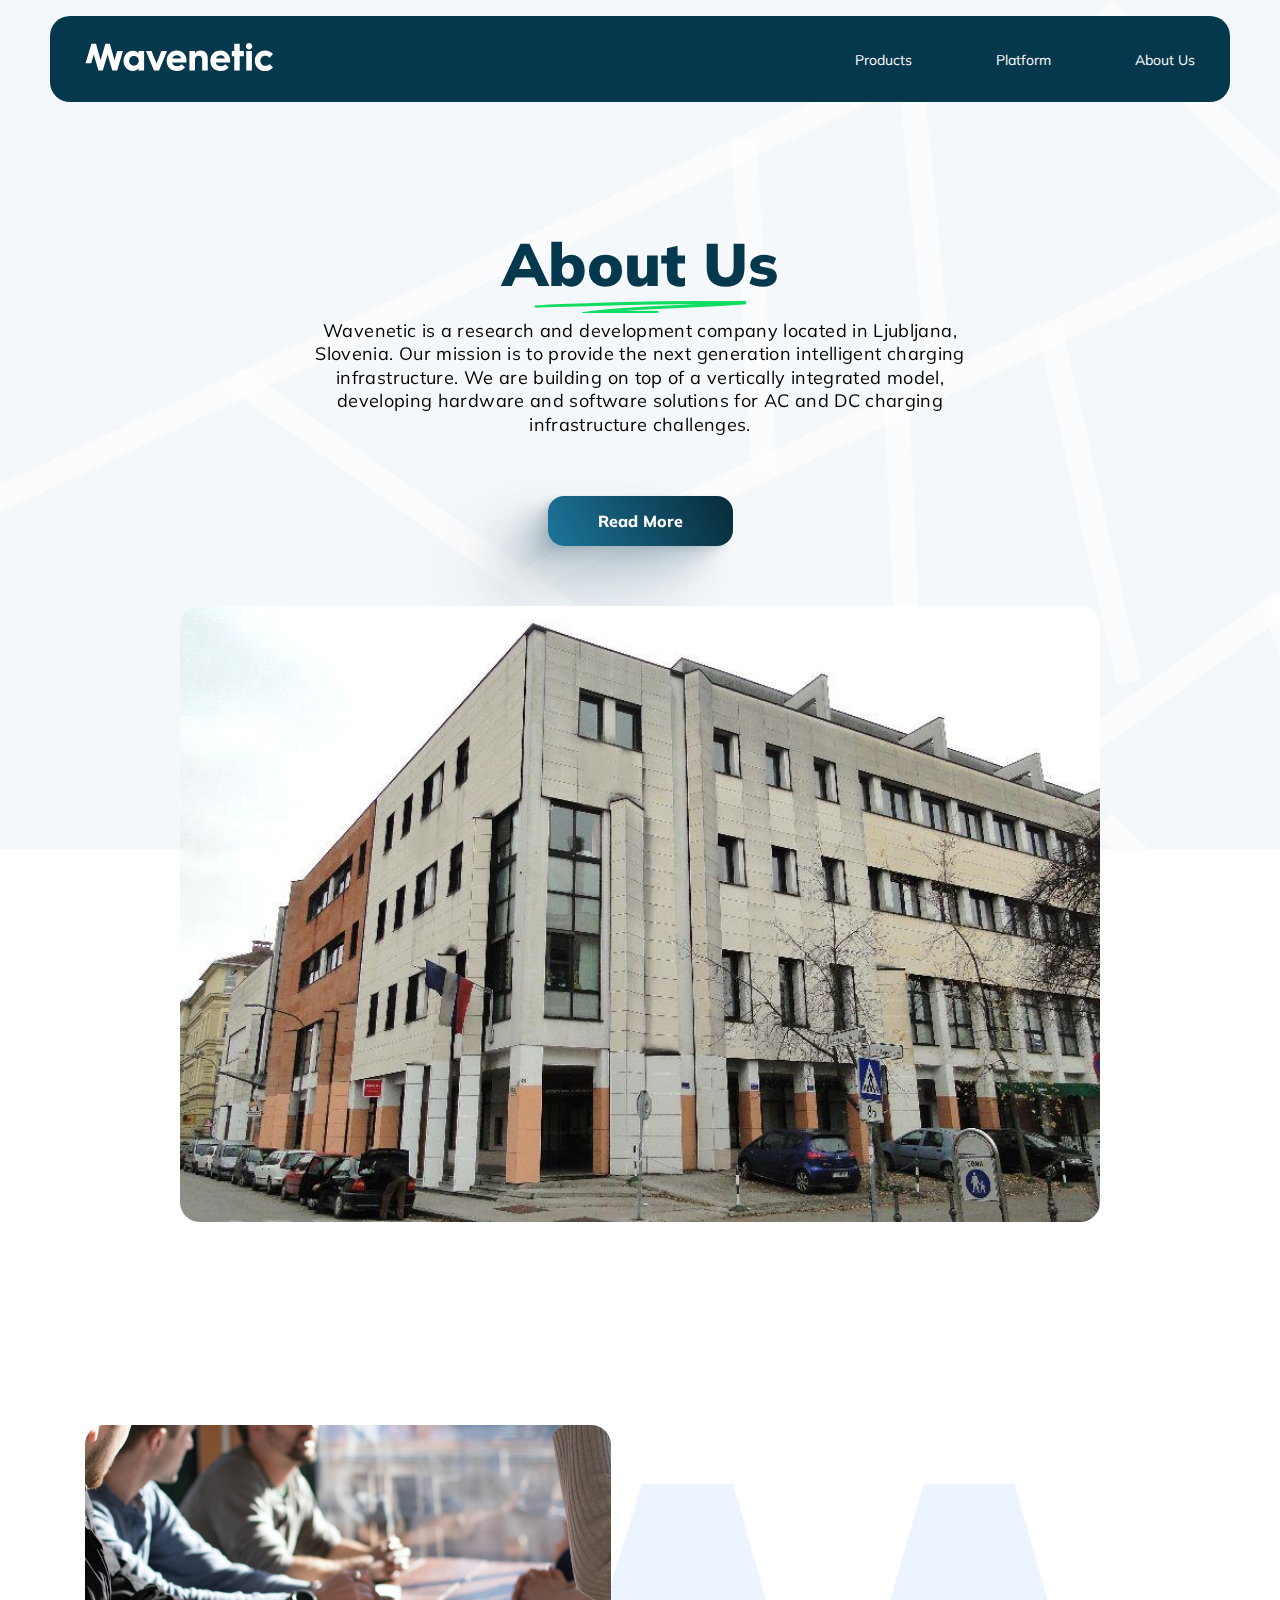
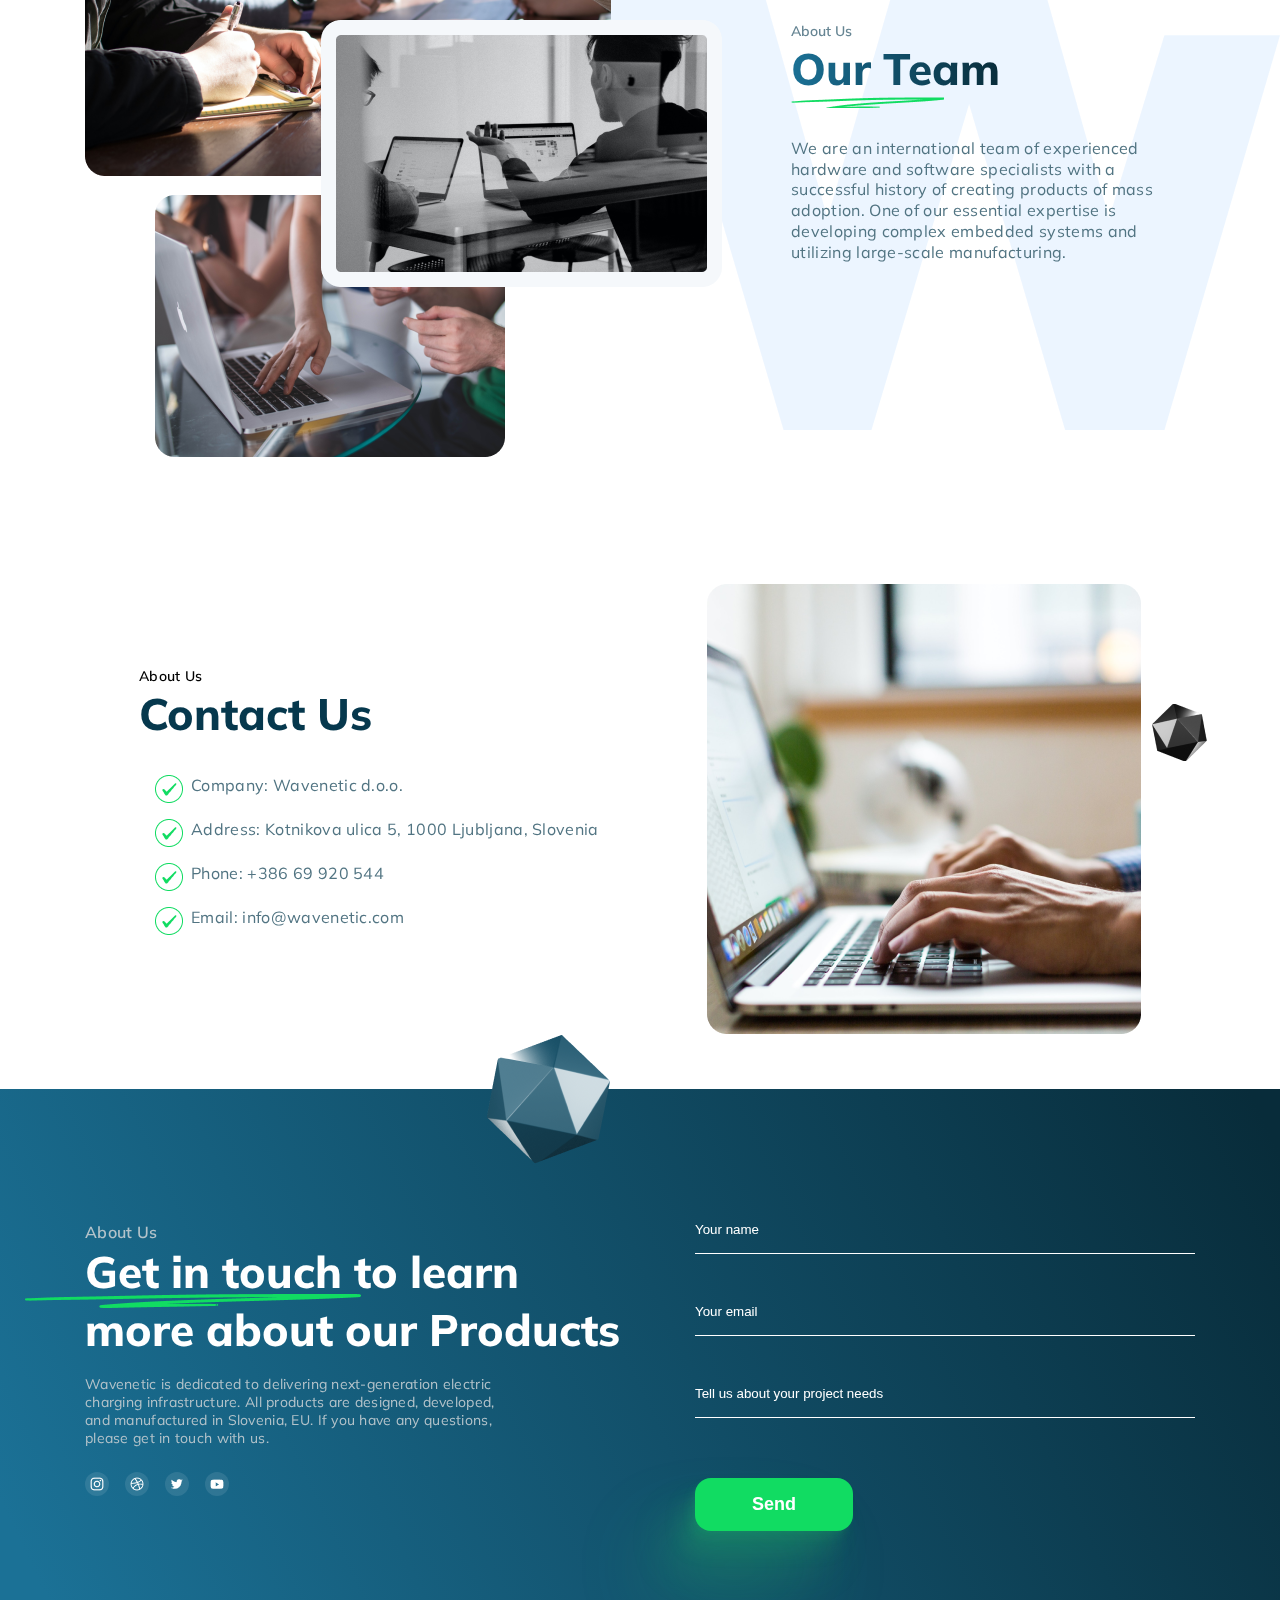
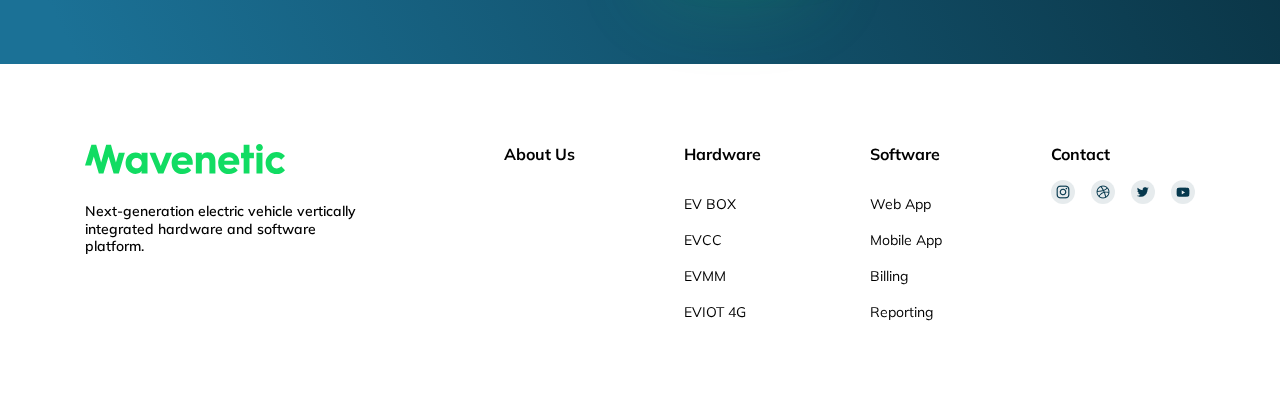
<file: about-us.html>
<!DOCTYPE html>
<html lang="en">
  <head>
    <meta charset="UTF-8" />
    <meta http-equiv="X-UA-Compatible" content="IE=edge" />
    <meta name="viewport" content="width=device-width, initial-scale=1.0" />
    <link rel="stylesheet" href="hamburgers-master/dist/hamburgers.css" />
    <link rel="stylesheet" href="style.css" />
    <link rel="stylesheet" href="about-us.css" />
    <link rel="preconnect" href="https://fonts.googleapis.com" />
    <link rel="preconnect" href="https://fonts.gstatic.com" crossorigin />
    <link
      href="https://fonts.googleapis.com/css2?family=Mulish:wght@200;300;400;500;600;700;800;900&display=swap"
      rel="stylesheet"
    />
    <title>About Us</title>
  </head>
  <body>
    <header class="header">
      <div class="container">
        <a href="#" class="header__logo">
          <img src="images/landing-page/logo.svg" alt="" />
        </a>
        <ul class="header__links">
          <li><a href="products.html" class="header__link">Products</a></li>
          <li><a href="platform.html" class="header__link">Platform</a></li>
          <li><a href="about-us.html" class="header__link">About Us</a></li>
        </ul>
        <button class="hamburger hamburger--squeeze" type="button">
          <span class="hamburger-box">
            <span class="hamburger-inner"></span>
          </span>
        </button>
      </div>
      <div class="header-smaller">
        <div class="container">
          <ul class="header-mobile">
            <li><a href="products.html">Products</a></li>
            <li><a href="platform.html">Platform</a></li>
            <li><a href="about-us.html">About Us</a></li>
          </ul>
        </div>
      </div>
    </header>
    <div class="about-us__hero">
      <div class="about-us__text">
        <div class="container">
          <h1>About Us</h1>
          <p>
            Wavenetic is a research and development company located in
            Ljubljana, Slovenia. Our mission is to provide the next generation
            intelligent charging infrastructure. We are building on top of a
            vertically integrated model, developing hardware and software
            solutions for AC and DC charging infrastructure challenges.
          </p>
          <a href="#" class="hero__btn">Read More</a>
          <img src="images/about-us/hero-image.png" alt="" />
        </div>
      </div>
    </div>

    <div class="team">
      <div class="container">
        <div class="team__images">
          <img src="images/about-us/team-1.png" alt="" />
          <img src="images/about-us/team-2.png" alt="" />
          <img src="images/about-us/team-3.png" alt="" />
        </div>
        <div class="team__text">
          <h4>About Us</h4>
          <h2>Our Team</h2>
          <p>
            We are an international team of experienced hardware and software
            specialists with a successful history of creating products of mass
            adoption. One of our essential expertise is developing complex
            embedded systems and utilizing large-scale manufacturing.
          </p>
        </div>
      </div>
    </div>
    <div class="contact-us">
      <div class="container">
        <div class="contact-us__text">
          <h4>About Us</h4>
          <h2>Contact Us</h2>
          <ul>
            <li>
              <img src="images/about-us/Check icon.png" alt="" />
              <p>Company: Wavenetic d.o.o.</p>
            </li>
            <li>
              <img src="images/about-us/Check icon.png" alt="" />
              <p>Address: Kotnikova ulica 5, 1000 Ljubljana, Slovenia</p>
            </li>
            <li>
              <img src="images/about-us/Check icon.png" alt="" />
              <p>Phone: +386 69 920 544</p>
            </li>
            <li>
              <img src="images/about-us/Check icon.png" alt="" />
              <p>Email: info@wavenetic.com</p>
            </li>
          </ul>
        </div>
        <img
          src="images/about-us/contact-image.png"
          alt=""
          class="contact-us__image"
        />
      </div>
    </div>
    <div class="get-in-touch">
      <div class="container">
        <div class="get-in-touch__text">
          <h4>About Us</h4>
          <h2><span>Get in touch</span> to learn more about our Products</h2>
          <p>
            Wavenetic is dedicated to delivering next-generation electric
            charging infrastructure. All products are designed, developed, and
            manufactured in Slovenia, EU. If you have any questions, please get
            in touch with us.
          </p>
          <div class="get-in-touch__icons">
            <a href="#" class="get-in-touch__icon">
              <img src="images/landing-page/ig.png" alt="" />
            </a>
            <a href="#" class="get-in-touch__icon">
              <img src="images/landing-page/drbl.png" alt="" />
            </a>
            <a href="#" class="get-in-touch__icon">
              <img src="images/landing-page/twitt.png" alt="" />
            </a>
            <a href="#" class="get-in-touch__icon">
              <img src="images/landing-page/yt.png" alt="" />
            </a>
          </div>
        </div>
        <form action="#" class="get-in-touch__form">
          <input type="text" name="" id="" placeholder="Your name" />
          <input type="email" name="" id="" placeholder="Your email" />
          <input
            type="text"
            name=""
            id=""
            placeholder="Tell us about your project needs"
          />
          <button type="submit">Send</button>
        </form>
      </div>
    </div>
    <footer class="footer">
      <div class="container">
        <div class="footer__left">
          <a href="#">
            <img src="images/landing-page/footer-logo.svg" alt="" />
            <p>
              Next-generation electric vehicle vertically integrated hardware
              and software platform.
            </p>
          </a>
        </div>
        <div class="footer__right">
          <div class="footer__box">
            <h5>About Us</h5>
          </div>
          <div class="footer__box">
            <h5>Hardware</h5>
            <ul class="text-uppercase">
              <li><a href="#">Ev Box</a></li>
              <li><a href="#">Evcc</a></li>
              <li><a href="#">Evmm</a></li>
              <li><a href="#">Eviot 4g</a></li>
            </ul>
          </div>
          <div class="footer__box">
            <h5>Software</h5>
            <ul>
              <li><a href="#">Web App</a></li>
              <li><a href="#">Mobile App</a></li>
              <li><a href="#">Billing</a></li>
              <li><a href="#">Reporting</a></li>
            </ul>
          </div>
          <div class="footer__box">
            <h5>Contact</h5>
            <ul class="footer__icons">
              <li>
                <a href="#">
                  <img src="images/landing-page/instagram.png" alt="" />
                </a>
              </li>
              <li>
                <a href="#">
                  <img src="images/landing-page/dribble.png" alt="" />
                </a>
              </li>
              <li>
                <a href="#">
                  <img src="images/landing-page/twitter.png" alt="" />
                </a>
              </li>
              <li>
                <a href="#">
                  <img src="images/landing-page/youtube.png" alt="" />
                </a>
              </li>
            </ul>
          </div>
        </div>
      </div>
    </footer>
    <script src="menu.js"></script>
  </body>
</html>
</file>
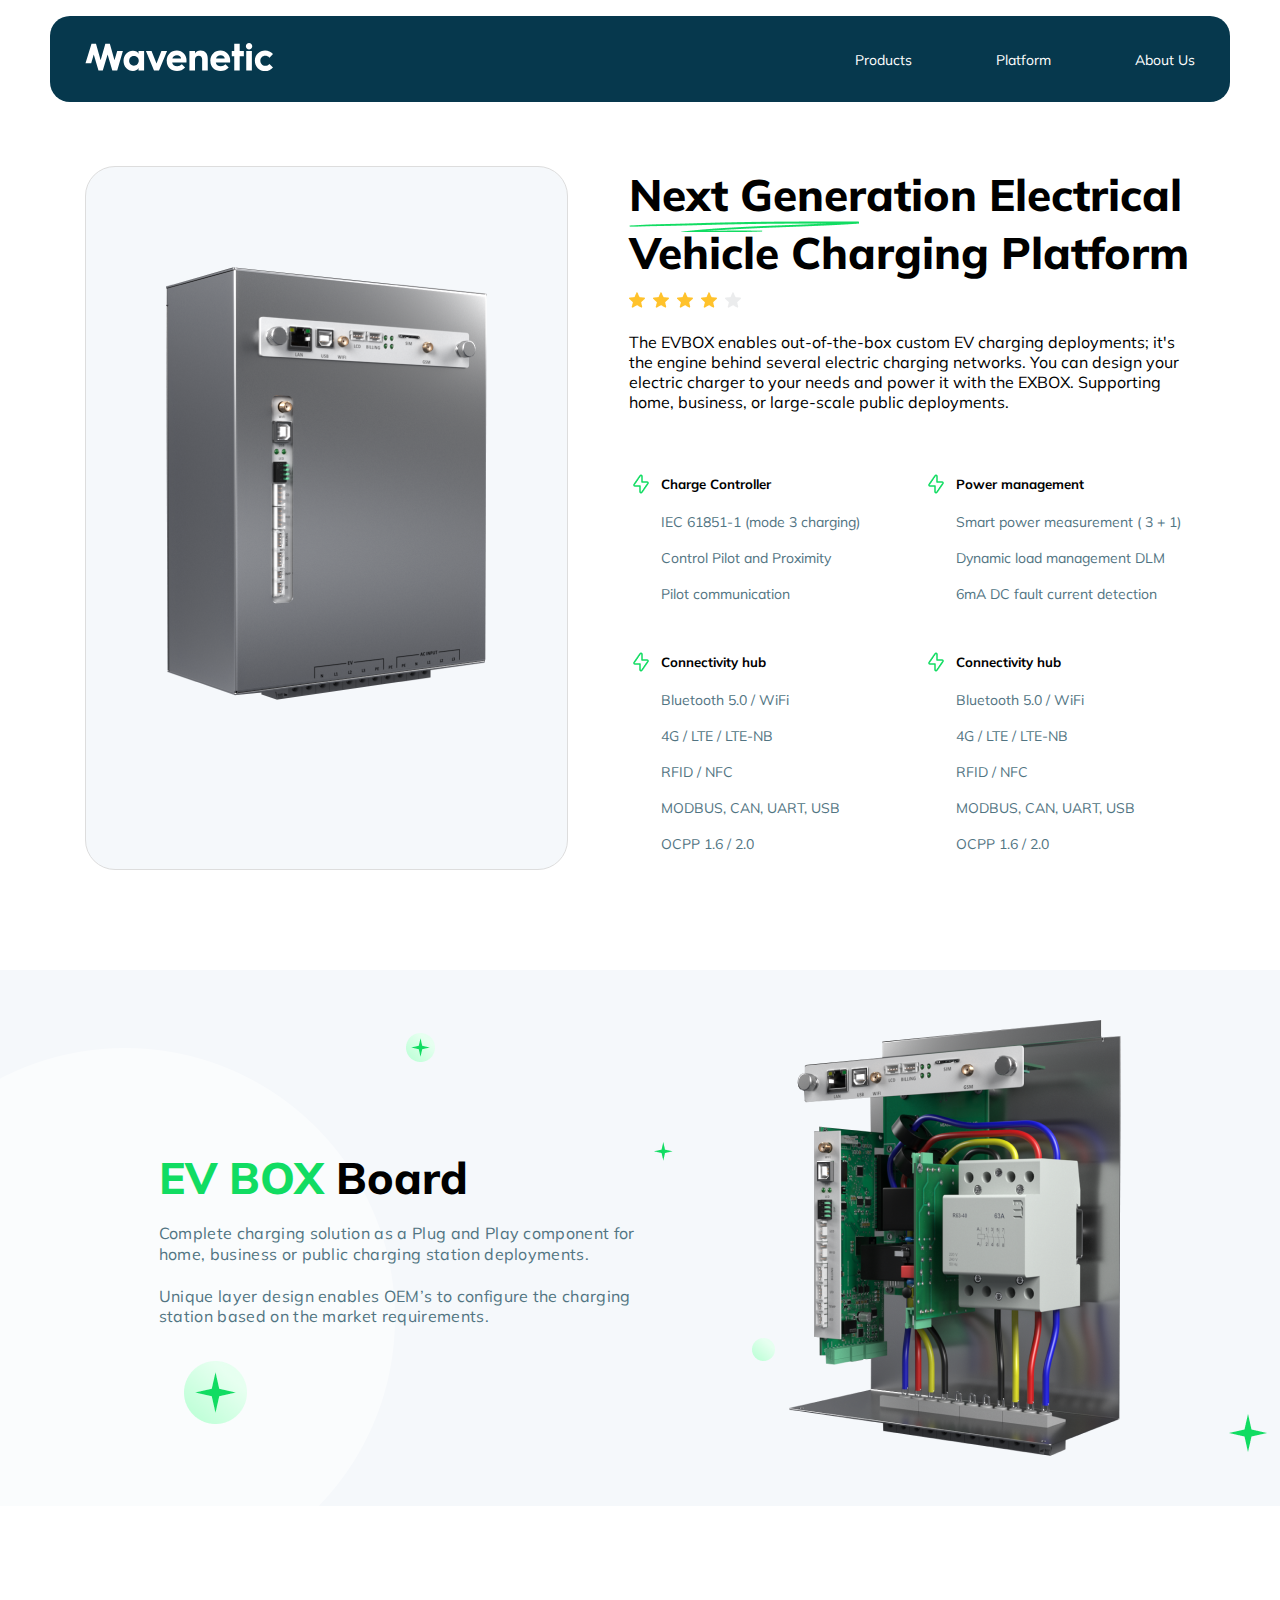
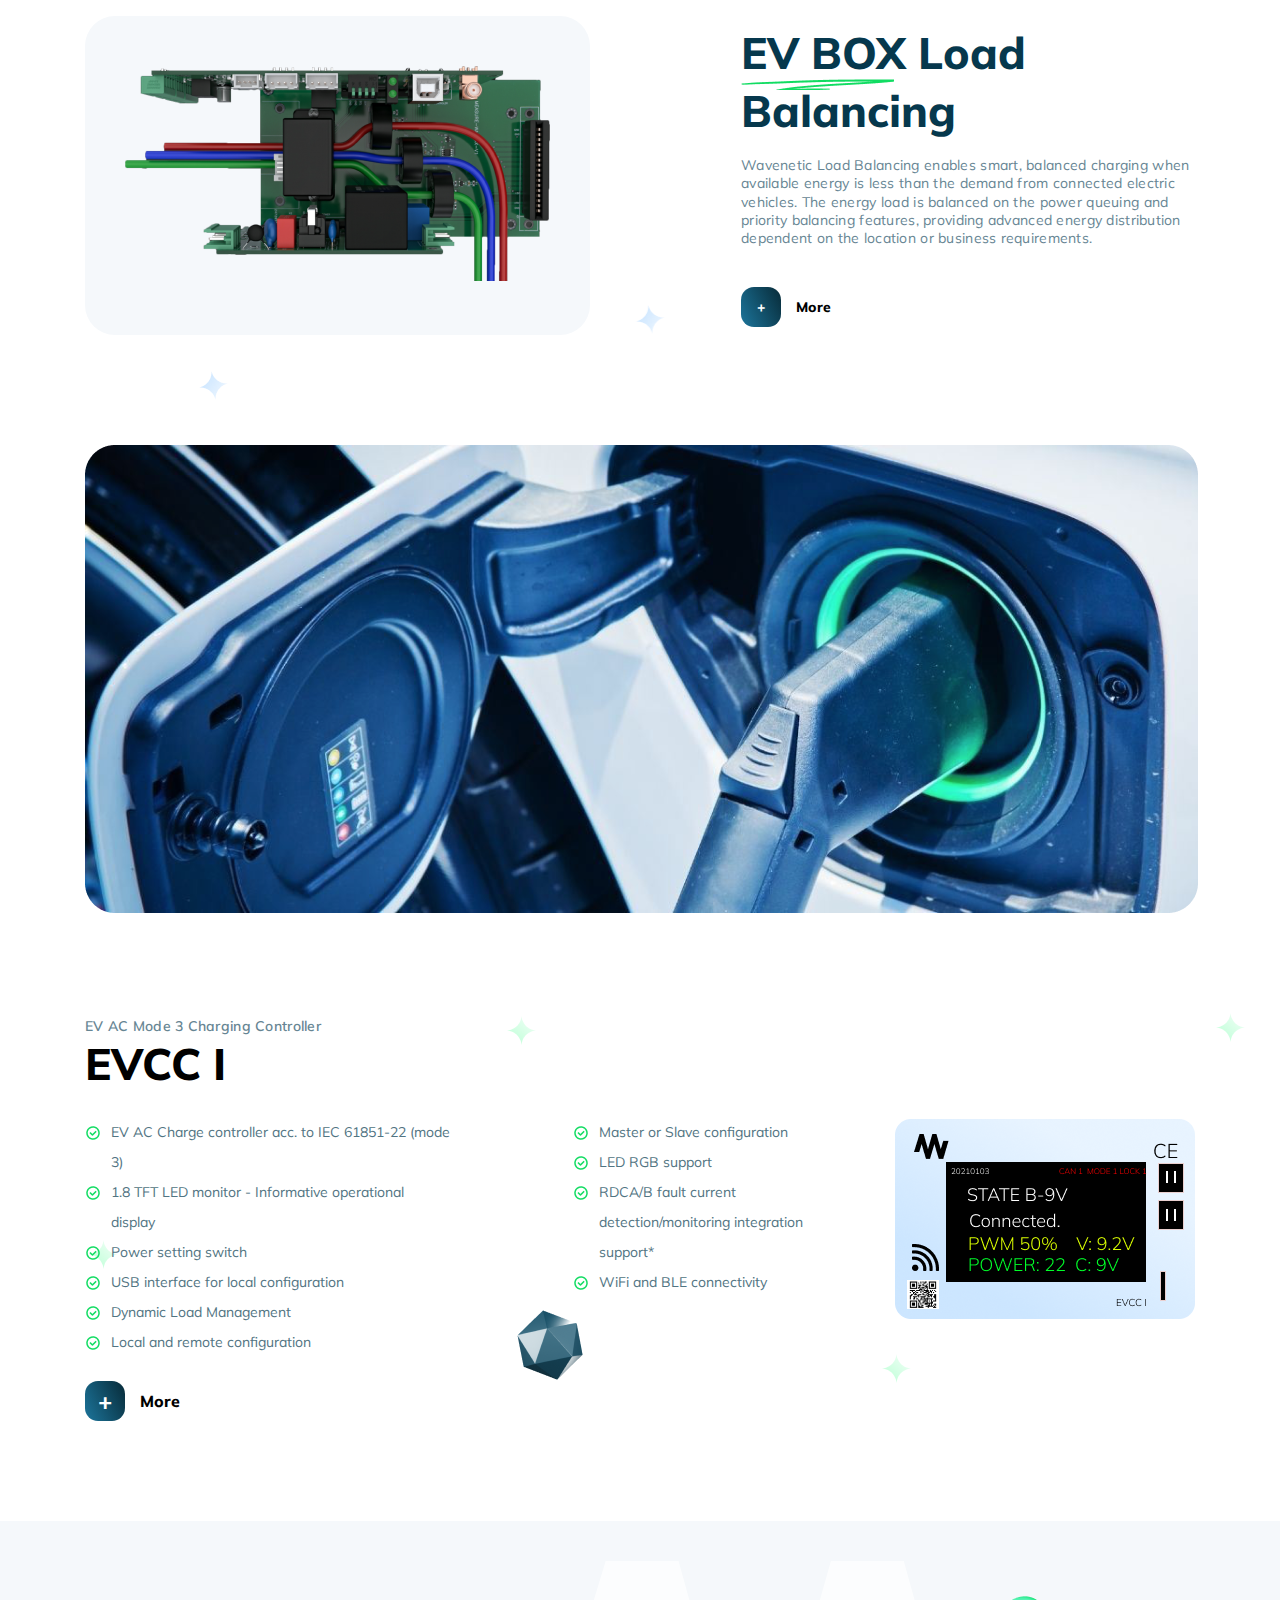
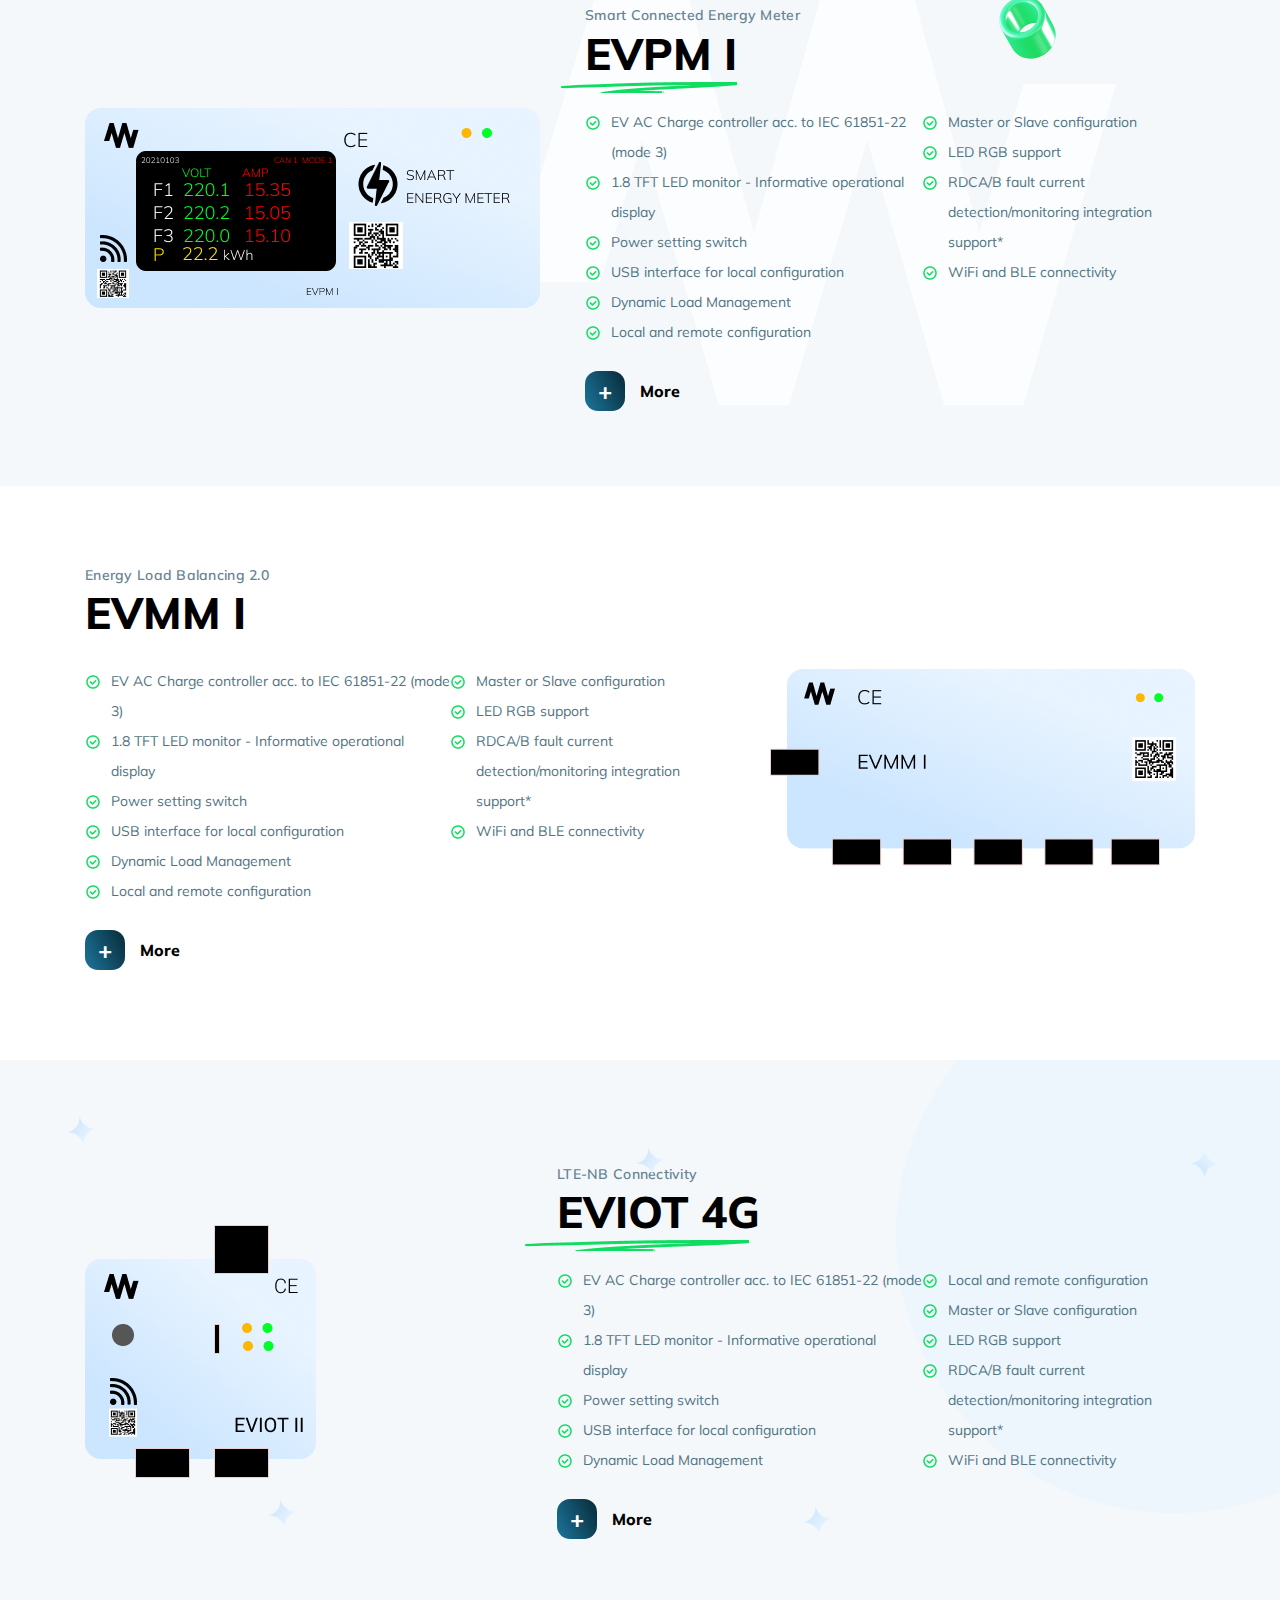
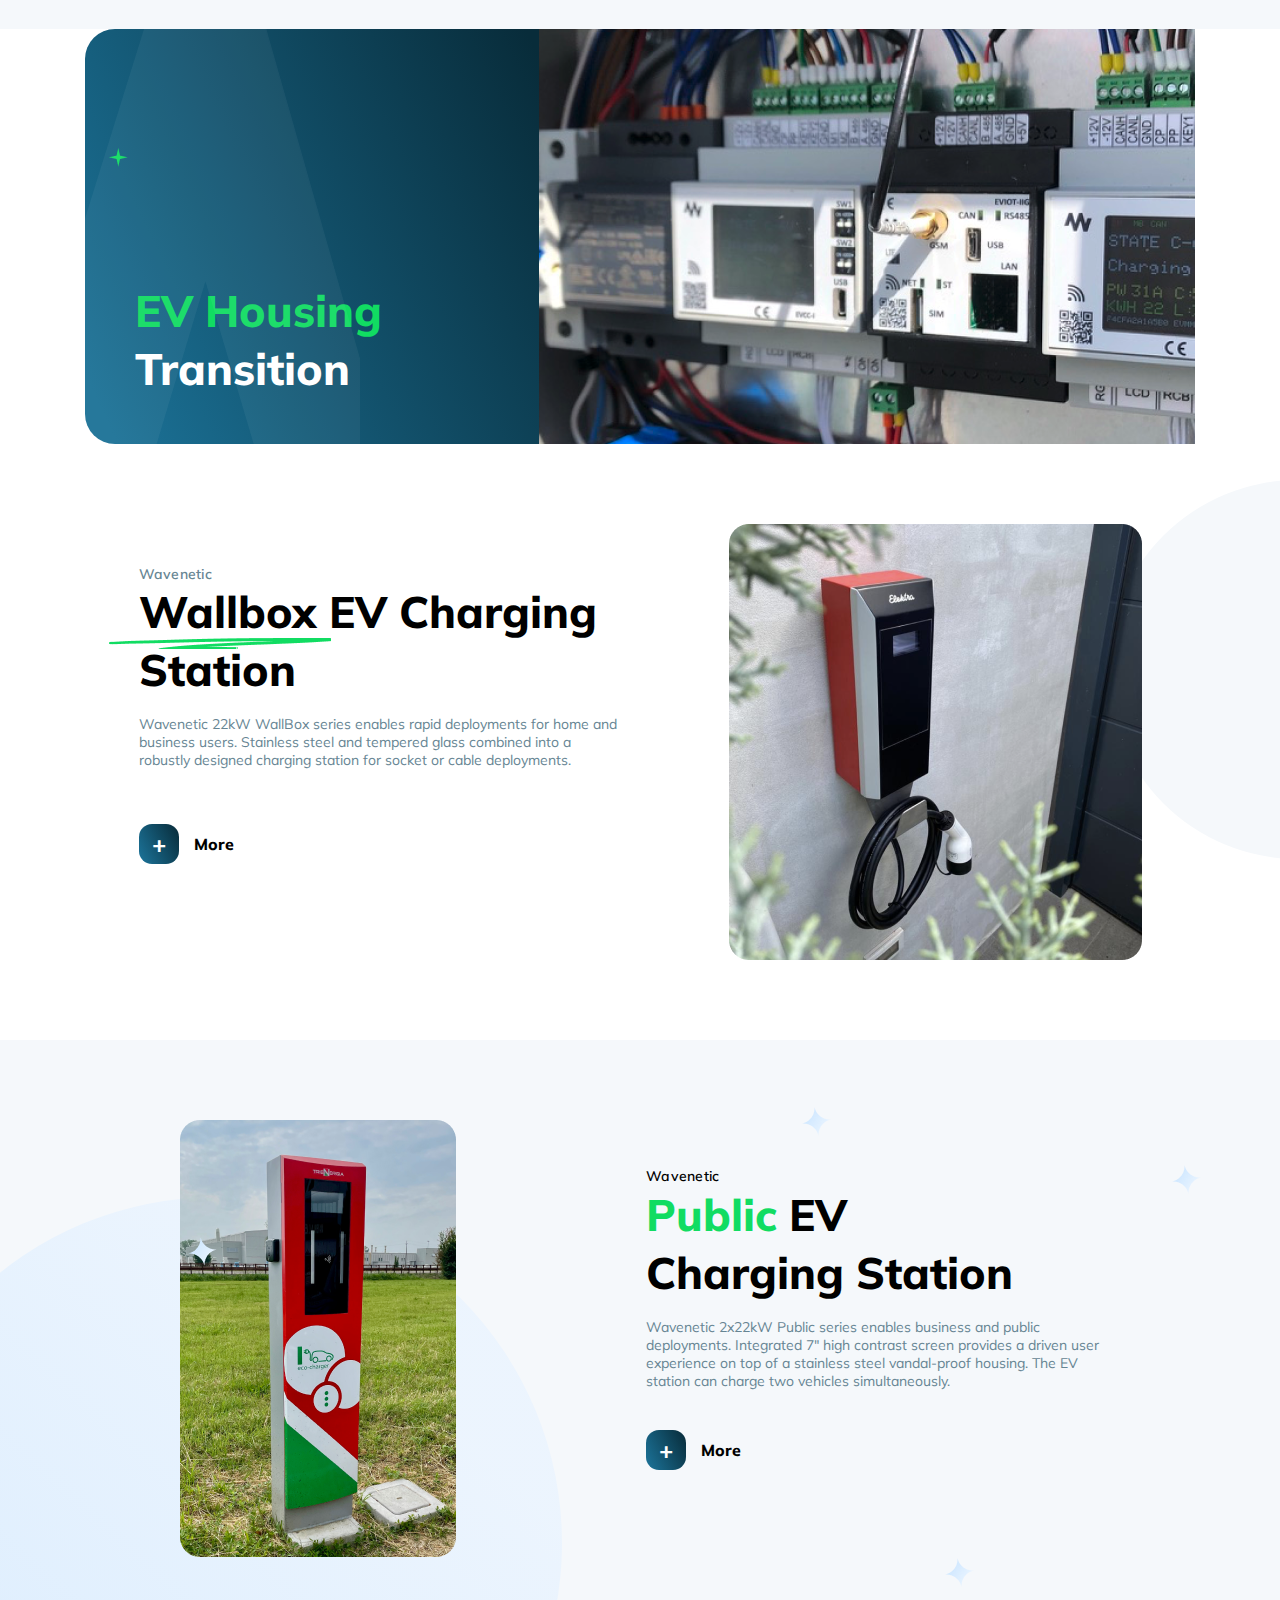
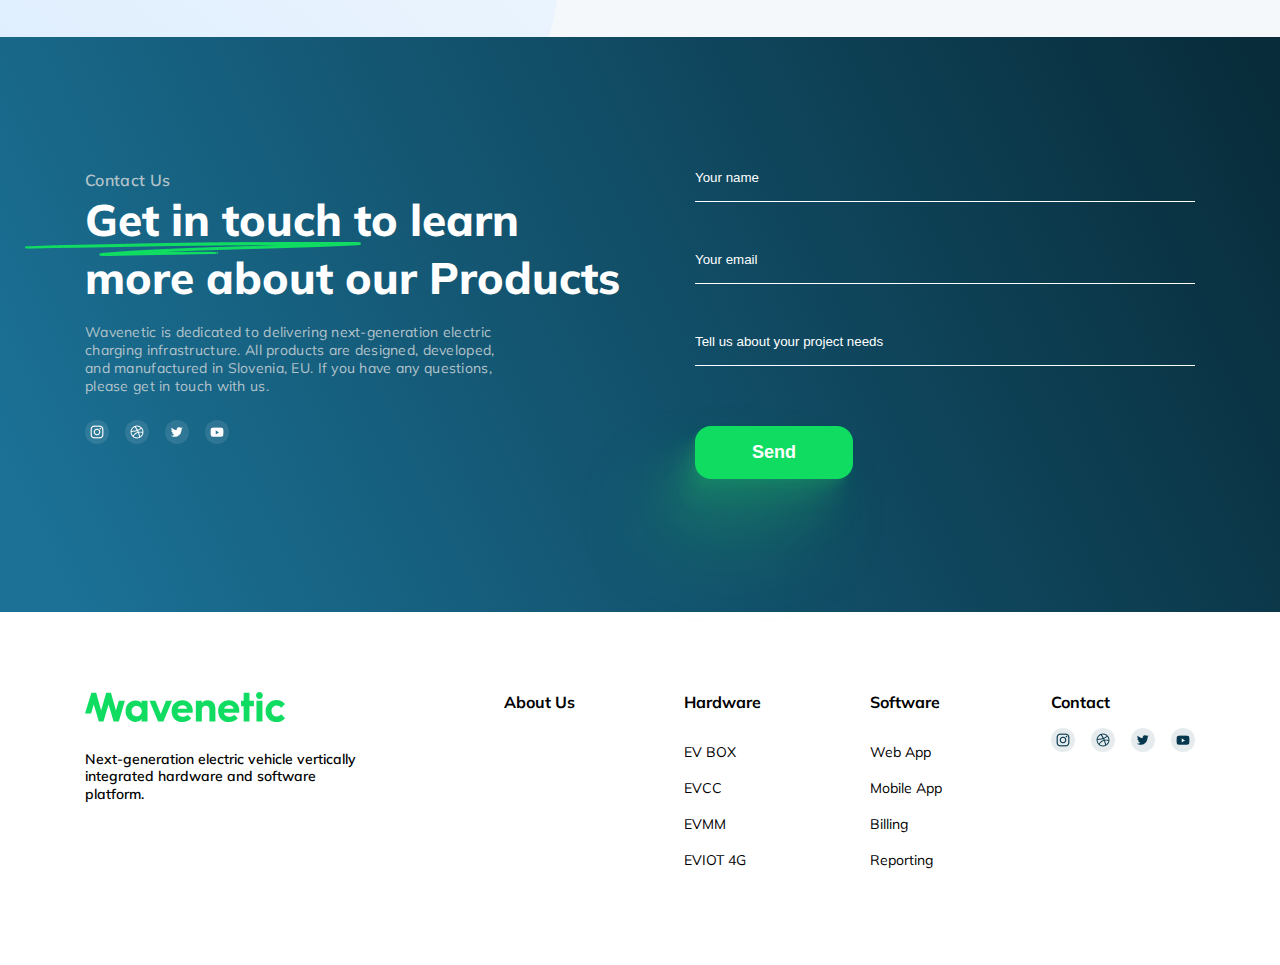
<file: products.html>
<!DOCTYPE html>
<html lang="en">
  <head>
    <meta charset="UTF-8" />
    <meta http-equiv="X-UA-Compatible" content="IE=edge" />
    <meta name="viewport" content="width=device-width, initial-scale=1.0" />
    <link rel="stylesheet" href="hamburgers-master/dist/hamburgers.css" />
    <link rel="stylesheet" href="style.css" />
    <link rel="stylesheet" href="products.css" />
    <link rel="preconnect" href="https://fonts.googleapis.com" />
    <link rel="preconnect" href="https://fonts.gstatic.com" crossorigin />
    <link
      href="https://fonts.googleapis.com/css2?family=Mulish:wght@200;300;400;500;600;700;800;900&display=swap"
      rel="stylesheet"
    />
    <title>Products</title>
  </head>
  <body>
    <header class="header">
      <div class="container">
        <a href="#" class="header__logo">
          <img src="images/landing-page/logo.svg" alt="" />
        </a>
        <ul class="header__links">
          <li><a href="products.html" class="header__link">Products</a></li>
          <li><a href="platform.html" class="header__link">Platform</a></li>
          <li><a href="about-us.html" class="header__link">About Us</a></li>
        </ul>
        <button class="hamburger hamburger--squeeze" type="button">
          <span class="hamburger-box">
            <span class="hamburger-inner"></span>
          </span>
        </button>
      </div>
      <div class="header-smaller">
        <div class="container">
          <ul class="header-mobile">
            <li><a href="products.html">Products</a></li>
            <li><a href="platform.html">Platform</a></li>
            <li><a href="about-us.html">About Us</a></li>
          </ul>
        </div>
      </div>
    </header>
    <div class="products-hero">
      <div class="container">
        <div class="products-hero__image">
          <img src="images/products/products-hero.png" alt="" />
        </div>
        <div class="products-hero__text">
          <h2>
            <span>Next Generation</span> Electrical Vehicle Charging Platform
          </h2>
          <div class="products-hero__rating">
            <img src="images/products/Rating.png" alt="" />
          </div>
          <p>
            The EVBOX enables out-of-the-box custom EV charging deployments;
            it's the engine behind several electric charging networks. You can
            design your electric charger to your needs and power it with the
            EXBOX. Supporting home, business, or large-scale public deployments.
          </p>
          <div class="products-hero__lists">
            <div class="products-hero__list">
              <div class="title">
                <img src="images/products/Thunder, Lightning.png" alt="" />
                <h5>Charge Controller</h5>
              </div>
              <ul>
                <li>IEC 61851-1 (mode 3 charging)</li>
                <li>Control Pilot and Proximity</li>
                <li>Pilot communication</li>
              </ul>
            </div>
            <div class="products-hero__list">
              <div class="title">
                <img src="images/products/Thunder, Lightning.png" alt="" />
                <h5>Power management</h5>
              </div>
              <ul>
                <li>Smart power measurement ( 3 + 1)</li>
                <li>Dynamic load management DLM</li>
                <li>6mA DC fault current detection</li>
              </ul>
            </div>
            <div class="products-hero__list">
              <div class="title">
                <img src="images/products/Thunder, Lightning.png" alt="" />
                <h5>Connectivity hub</h5>
              </div>
              <ul>
                <li>Bluetooth 5.0 / WiFi</li>
                <li>4G / LTE / LTE-NB</li>
                <li>RFID / NFC</li>
                <li>MODBUS, CAN, UART, USB</li>
                <li>OCPP 1.6 / 2.0</li>
              </ul>
            </div>
            <div class="products-hero__list">
              <div class="title">
                <img src="images/products/Thunder, Lightning.png" alt="" />
                <h5>Connectivity hub</h5>
              </div>
              <ul>
                <li>Bluetooth 5.0 / WiFi</li>
                <li>4G / LTE / LTE-NB</li>
                <li>RFID / NFC</li>
                <li>MODBUS, CAN, UART, USB</li>
                <li>OCPP 1.6 / 2.0</li>
              </ul>
            </div>
          </div>
        </div>
      </div>
    </div>
    <div class="ev-box">
      <div class="container">
        <div class="text">
          <h2><span class="text-uppercase text-green">Ev Box</span> Board</h2>
          <p>
            Complete charging solution as a Plug and Play component for home,
            business or public charging station deployments.
            <br /><br />
            Unique layer design enables OEM’s to configure the charging station
            based on the market requirements.
          </p>
        </div>
        <img src="images/products/ev-box.png" alt="" />
      </div>
    </div>
    <div class="ev-box-balancing">
      <div class="container">
        <div class="ev-box-balancing__flex">
          <div class="ev-box-balancing__image">
            <img src="images/products/ev-box-board-image.png" alt="" />
          </div>
          <div class="text">
            <h2><span class="text-uppercase">Ev Box</span> Load Balancing</h2>
            <p>
              Wavenetic Load Balancing enables smart, balanced charging when
              available energy is less than the demand from connected electric
              vehicles. The energy load is balanced on the power queuing and
              priority balancing features, providing advanced energy
              distribution dependent on the location or business requirements.
            </p>
            <a href="#" class="btn__more">
              <p>+</p>
              <p>More</p>
            </a>
          </div>
        </div>
        <img
          src="images/products/ev-board-box-image.png"
          alt=""
          class="board-box-image"
        />
      </div>
    </div>
    <div class="evcc">
      <div class="container">
        <div class="ev__text">
          <h4>EV AC Mode 3 Charging Controller</h4>
          <h2 class="text-uppercase">Evcc I</h2>
          <div class="ev__lists">
            <ul>
              <li>
                <img src="images/products/tick.png" alt="" />
                <p>EV AC Charge controller acc. to IEC 61851-22 (mode 3)</p>
              </li>
              <li>
                <img src="images/products/tick.png" alt="" />
                <p>1.8 TFT LED monitor - Informative operational display</p>
              </li>
              <li>
                <img src="images/products/tick.png" alt="" />
                <p>Power setting switch</p>
              </li>
              <li>
                <img src="images/products/tick.png" alt="" />
                <p>USB interface for local configuration</p>
              </li>
              <li>
                <img src="images/products/tick.png" alt="" />
                <p>Dynamic Load Management</p>
              </li>
              <li>
                <img src="images/products/tick.png" alt="" />
                <p>Local and remote configuration</p>
              </li>
            </ul>
            <ul>
              <li>
                <img src="images/products/tick.png" alt="" />
                <p>Master or Slave configuration</p>
              </li>
              <li>
                <img src="images/products/tick.png" alt="" />
                <p>LED RGB support</p>
              </li>
              <li>
                <img src="images/products/tick.png" alt="" />
                <p>
                  RDCA/B fault current detection/monitoring integration support*
                </p>
              </li>
              <li>
                <img src="images/products/tick.png" alt="" />
                <p>WiFi and BLE connectivity</p>
              </li>
            </ul>
          </div>
          <a href="#" class="btn__more">
            <p>+</p>
            <p>More</p>
          </a>
        </div>
        <img src="images/products/evcc-image.png" alt="" />
      </div>
    </div>
    <div class="evpm">
      <div class="container">
        <img src="images/products/evpm-image.png" alt="" />
        <div class="ev__text">
          <h4>Smart Connected Energy Meter</h4>
          <h2 class="text-uppercase">Evpm I</h2>
          <div class="ev__lists">
            <ul>
              <li>
                <img src="images/products/tick.png" alt="" />
                <p>EV AC Charge controller acc. to IEC 61851-22 (mode 3)</p>
              </li>
              <li>
                <img src="images/products/tick.png" alt="" />
                <p>1.8 TFT LED monitor - Informative operational display</p>
              </li>
              <li>
                <img src="images/products/tick.png" alt="" />
                <p>Power setting switch</p>
              </li>
              <li>
                <img src="images/products/tick.png" alt="" />
                <p>USB interface for local configuration</p>
              </li>
              <li>
                <img src="images/products/tick.png" alt="" />
                <p>Dynamic Load Management</p>
              </li>
              <li>
                <img src="images/products/tick.png" alt="" />
                <p>Local and remote configuration</p>
              </li>
            </ul>
            <ul>
              <li>
                <img src="images/products/tick.png" alt="" />
                <p>Master or Slave configuration</p>
              </li>
              <li>
                <img src="images/products/tick.png" alt="" />
                <p>LED RGB support</p>
              </li>
              <li>
                <img src="images/products/tick.png" alt="" />
                <p>
                  RDCA/B fault current detection/monitoring integration support*
                </p>
              </li>
              <li>
                <img src="images/products/tick.png" alt="" />
                <p>WiFi and BLE connectivity</p>
              </li>
            </ul>
          </div>
          <a href="#" class="btn__more">
            <p>+</p>
            <p>More</p>
          </a>
        </div>
      </div>
    </div>
    <div class="evmm">
      <div class="container">
        <div class="ev__text">
          <h4>Energy Load Balancing 2.0</h4>
          <h2 class="text-uppercase">Evmm I</h2>
          <div class="ev__lists">
            <ul>
              <li>
                <img src="images/products/tick.png" alt="" />
                <p>EV AC Charge controller acc. to IEC 61851-22 (mode 3)</p>
              </li>
              <li>
                <img src="images/products/tick.png" alt="" />
                <p>1.8 TFT LED monitor - Informative operational display</p>
              </li>
              <li>
                <img src="images/products/tick.png" alt="" />
                <p>Power setting switch</p>
              </li>
              <li>
                <img src="images/products/tick.png" alt="" />
                <p>USB interface for local configuration</p>
              </li>
              <li>
                <img src="images/products/tick.png" alt="" />
                <p>Dynamic Load Management</p>
              </li>
              <li>
                <img src="images/products/tick.png" alt="" />
                <p>Local and remote configuration</p>
              </li>
            </ul>
            <ul>
              <li>
                <img src="images/products/tick.png" alt="" />
                <p>Master or Slave configuration</p>
              </li>
              <li>
                <img src="images/products/tick.png" alt="" />
                <p>LED RGB support</p>
              </li>
              <li>
                <img src="images/products/tick.png" alt="" />
                <p>
                  RDCA/B fault current detection/monitoring integration support*
                </p>
              </li>
              <li>
                <img src="images/products/tick.png" alt="" />
                <p>WiFi and BLE connectivity</p>
              </li>
            </ul>
          </div>
          <a href="#" class="btn__more">
            <p>+</p>
            <p>More</p>
          </a>
        </div>
        <img src="images/products/evmm-image.png" alt="" />
      </div>
    </div>
    <div class="eviot">
      <div class="container">
        <img src="images/products/eviot-image.png" alt="" />
        <div class="ev__text">
          <h4>LTE-NB Connectivity</h4>
          <h2 class="text-uppercase">Eviot 4g</h2>
          <div class="ev__lists">
            <ul>
              <li>
                <img src="images/products/tick.png" alt="" />
                <p>EV AC Charge controller acc. to IEC 61851-22 (mode 3)</p>
              </li>
              <li>
                <img src="images/products/tick.png" alt="" />
                <p>1.8 TFT LED monitor - Informative operational display</p>
              </li>
              <li>
                <img src="images/products/tick.png" alt="" />
                <p>Power setting switch</p>
              </li>
              <li>
                <img src="images/products/tick.png" alt="" />
                <p>USB interface for local configuration</p>
              </li>
              <li>
                <img src="images/products/tick.png" alt="" />
                <p>Dynamic Load Management</p>
              </li>
            </ul>
            <ul>
              <li>
                <img src="images/products/tick.png" alt="" />
                <p>Local and remote configuration</p>
              </li>
              <li>
                <img src="images/products/tick.png" alt="" />
                <p>Master or Slave configuration</p>
              </li>
              <li>
                <img src="images/products/tick.png" alt="" />
                <p>LED RGB support</p>
              </li>
              <li>
                <img src="images/products/tick.png" alt="" />
                <p>
                  RDCA/B fault current detection/monitoring integration support*
                </p>
              </li>
              <li>
                <img src="images/products/tick.png" alt="" />
                <p>WiFi and BLE connectivity</p>
              </li>
            </ul>
          </div>
          <a href="#" class="btn__more">
            <p>+</p>
            <p>More</p>
          </a>
        </div>
      </div>
    </div>
    <div class="ev-housing-transition">
      <div class="container">
        <div class="ev-housing-transition__text">
          <h2><span class="text-green">EV Housing</span> Transition</h2>
        </div>
        <img src="images/products/ev-housing-transition.png" alt="" />
      </div>
    </div>
    <div class="products-wallbox-station">
      <div class="container">
        <div class="text">
          <h4>Wavenetic</h4>
          <h2><span>Wallbox</span> EV Charging Station</h2>
          <p>
            Wavenetic 22kW WallBox series enables rapid deployments for home and
            business users. Stainless steel and tempered glass combined into a
            robustly designed charging station for socket or cable deployments.
          </p>
          <a href="#" class="btn__more">
            <p>+</p>
            <p>More</p>
          </a>
        </div>
        <img src="images/products/wallbox-charging-station.png" alt="" />
      </div>
    </div>
    <div class="products-public-station">
      <div class="container">
        <img src="images/products/public-ev-charging-station.png" alt="" />
        <div class="products-public-station__text">
          <h4>Wavenetic</h4>
          <h2><span class="text-green">Public</span> EV Charging Station</h2>
          <p>
            Wavenetic 2x22kW Public series enables business and public
            deployments. Integrated 7" high contrast screen provides a driven
            user experience on top of a stainless steel vandal-proof housing.
            The EV station can charge two vehicles simultaneously.
          </p>
          <a href="#" class="btn__more">
            <p>+</p>
            <p>More</p>
          </a>
        </div>
      </div>
    </div>
    <div class="get-in-touch">
      <div class="container">
        <div class="get-in-touch__text">
          <h4>Contact Us</h4>
          <h2><span>Get in touch</span> to learn more about our Products</h2>
          <p>
            Wavenetic is dedicated to delivering next-generation electric
            charging infrastructure. All products are designed, developed, and
            manufactured in Slovenia, EU. If you have any questions, please get
            in touch with us.
          </p>
          <div class="get-in-touch__icons">
            <a href="#" class="get-in-touch__icon">
              <img src="images/landing-page/ig.png" alt="" />
            </a>
            <a href="#" class="get-in-touch__icon">
              <img src="images/landing-page/drbl.png" alt="" />
            </a>
            <a href="#" class="get-in-touch__icon">
              <img src="images/landing-page/twitt.png" alt="" />
            </a>
            <a href="#" class="get-in-touch__icon">
              <img src="images/landing-page/yt.png" alt="" />
            </a>
          </div>
        </div>
        <form action="#" class="get-in-touch__form">
          <input type="text" name="" id="" placeholder="Your name" />
          <input type="email" name="" id="" placeholder="Your email" />
          <input
            type="text"
            name=""
            id=""
            placeholder="Tell us about your project needs"
          />
          <button type="submit">Send</button>
        </form>
      </div>
    </div>
    <footer class="footer">
      <div class="container">
        <div class="footer__left">
          <a href="#">
            <img src="images/landing-page/footer-logo.svg" alt="" />
            <p>
              Next-generation electric vehicle vertically integrated hardware
              and software platform.
            </p>
          </a>
        </div>
        <div class="footer__right">
          <div class="footer__box">
            <h5>About Us</h5>
          </div>
          <div class="footer__box">
            <h5>Hardware</h5>
            <ul class="text-uppercase">
              <li><a href="#">Ev Box</a></li>
              <li><a href="#">Evcc</a></li>
              <li><a href="#">Evmm</a></li>
              <li><a href="#">Eviot 4g</a></li>
            </ul>
          </div>
          <div class="footer__box">
            <h5>Software</h5>
            <ul>
              <li><a href="#">Web App</a></li>
              <li><a href="#">Mobile App</a></li>
              <li><a href="#">Billing</a></li>
              <li><a href="#">Reporting</a></li>
            </ul>
          </div>
          <div class="footer__box">
            <h5>Contact</h5>
            <ul class="footer__icons">
              <li>
                <a href="#">
                  <img src="images/landing-page/instagram.png" alt="" />
                </a>
              </li>
              <li>
                <a href="#">
                  <img src="images/landing-page/dribble.png" alt="" />
                </a>
              </li>
              <li>
                <a href="#">
                  <img src="images/landing-page/twitter.png" alt="" />
                </a>
              </li>
              <li>
                <a href="#">
                  <img src="images/landing-page/youtube.png" alt="" />
                </a>
              </li>
            </ul>
          </div>
        </div>
      </div>
    </footer>
  </body>
  <script src="menu.js"></script>
</html>
</file>
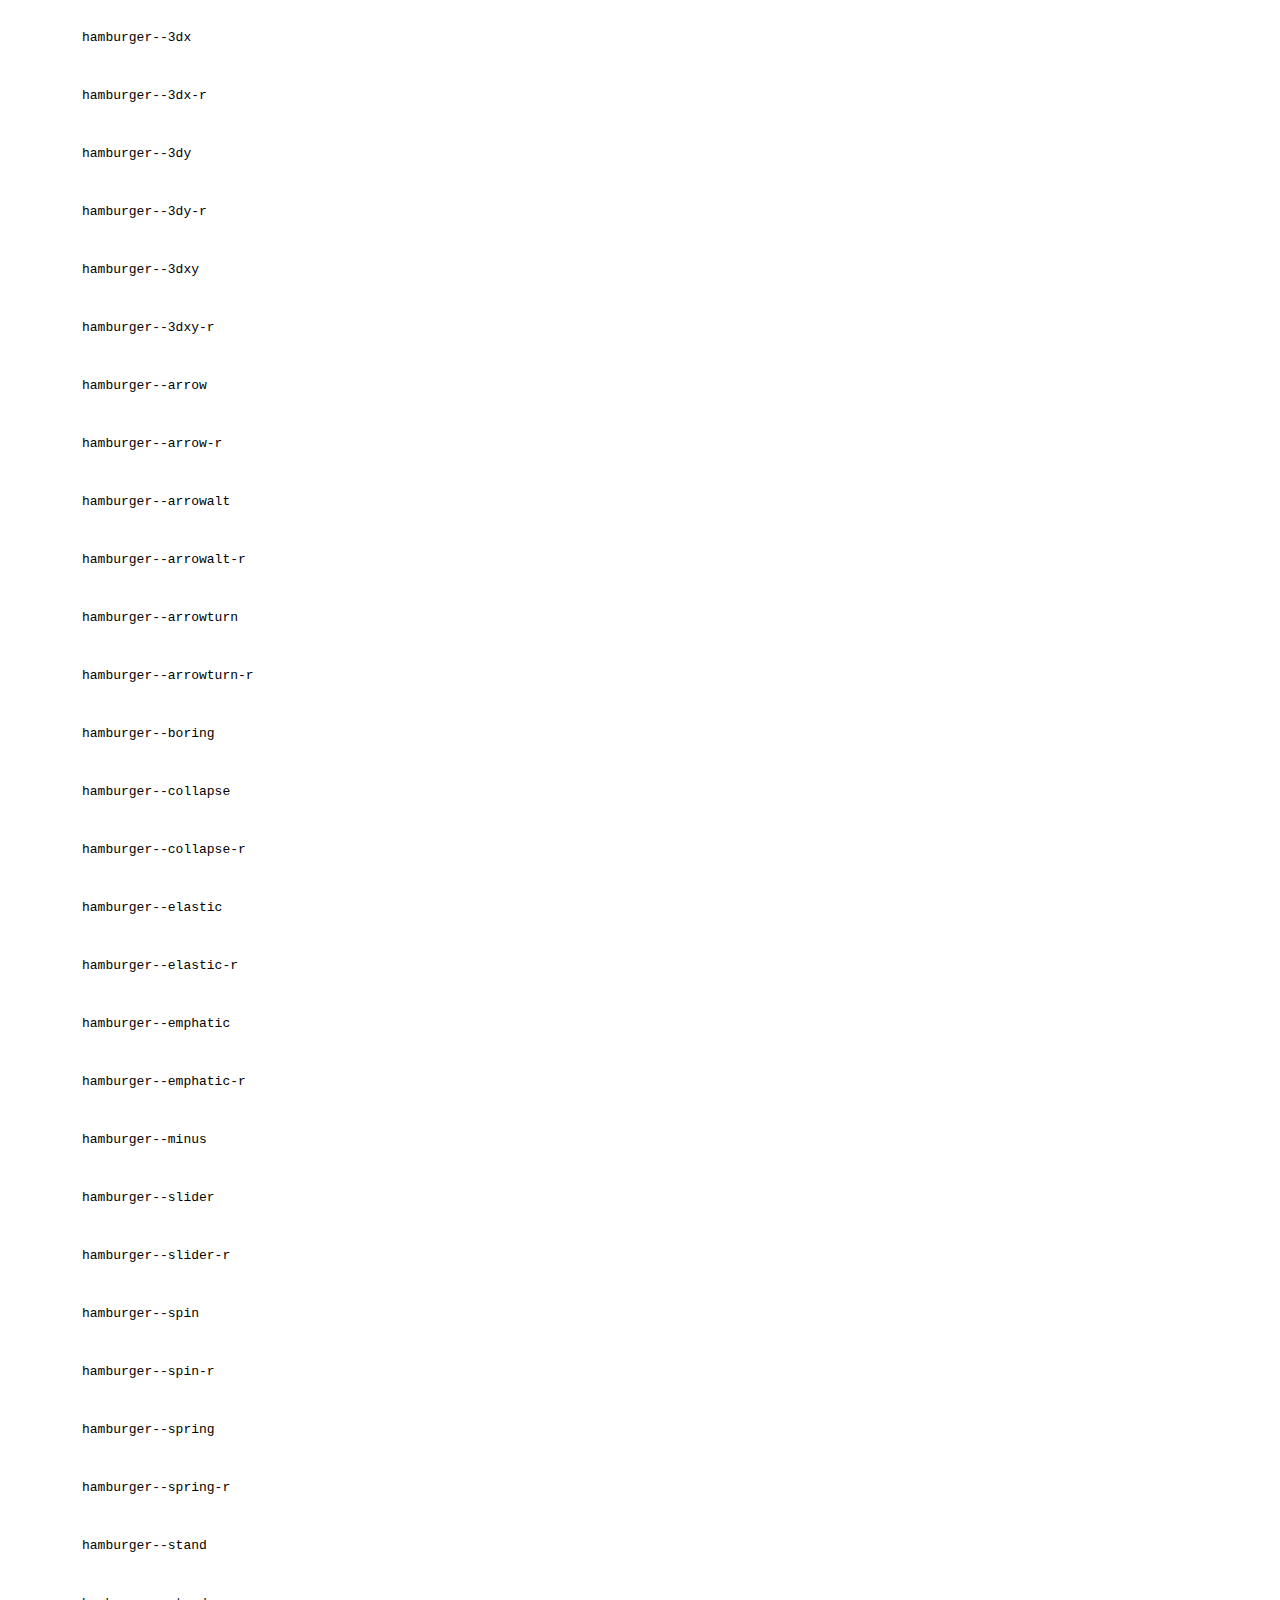
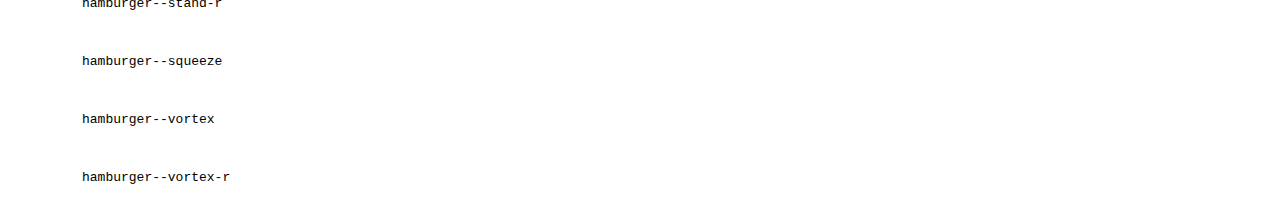
<file: hamburgers-master/dist/example.html>
<!DOCTYPE html>
<html lang="en">
<head>
  <meta charset="UTF-8">
  <title>Hamburgers by Jonathan Suh</title>
  <link rel="stylesheet" href="hamburgers.css">
  <style>
    code {
      display: inline-block;
    }

    code,
    .hamburger {
      vertical-align: middle;
    }
  </style>
</head>
<body>
  <div class="hamburger hamburger--3dx">
    <div class="hamburger-box">
      <div class="hamburger-inner"></div>
    </div>
  </div>
  <code>hamburger--3dx</code>

  <br>

  <div class="hamburger hamburger--3dx-r">
    <div class="hamburger-box">
      <div class="hamburger-inner"></div>
    </div>
  </div>
  <code>hamburger--3dx-r</code>

  <br>

  <div class="hamburger hamburger--3dy">
    <div class="hamburger-box">
      <div class="hamburger-inner"></div>
    </div>
  </div>
  <code>hamburger--3dy</code>

  <br>

  <div class="hamburger hamburger--3dy-r">
    <div class="hamburger-box">
      <div class="hamburger-inner"></div>
    </div>
  </div>
  <code>hamburger--3dy-r</code>

  <br>

  <div class="hamburger hamburger--3dxy">
    <div class="hamburger-box">
      <div class="hamburger-inner"></div>
    </div>
  </div>
  <code>hamburger--3dxy</code>

  <br>

  <div class="hamburger hamburger--3dxy-r">
    <div class="hamburger-box">
      <div class="hamburger-inner"></div>
    </div>
  </div>
  <code>hamburger--3dxy-r</code>

  <br>

  <div class="hamburger hamburger--arrow">
    <div class="hamburger-box">
      <div class="hamburger-inner"></div>
    </div>
  </div>
  <code>hamburger--arrow</code>

  <br>

  <div class="hamburger hamburger--arrow-r">
    <div class="hamburger-box">
      <div class="hamburger-inner"></div>
    </div>
  </div>
  <code>hamburger--arrow-r</code>

  <br>

  <div class="hamburger hamburger--arrowalt">
    <div class="hamburger-box">
      <div class="hamburger-inner"></div>
    </div>
  </div>
  <code>hamburger--arrowalt</code>

  <br>

  <div class="hamburger hamburger--arrowalt-r">
    <div class="hamburger-box">
      <div class="hamburger-inner"></div>
    </div>
  </div>
  <code>hamburger--arrowalt-r</code>

  <br>

  <div class="hamburger hamburger--arrowturn">
    <div class="hamburger-box">
      <div class="hamburger-inner"></div>
    </div>
  </div>
  <code>hamburger--arrowturn</code>

  <br>

  <div class="hamburger hamburger--arrowturn-r">
    <div class="hamburger-box">
      <div class="hamburger-inner"></div>
    </div>
  </div>
  <code>hamburger--arrowturn-r</code>

  <br>

  <div class="hamburger hamburger--boring">
    <div class="hamburger-box">
      <div class="hamburger-inner"></div>
    </div>
  </div>
  <code>hamburger--boring</code>

  <br>

  <div class="hamburger hamburger--collapse">
    <div class="hamburger-box">
      <div class="hamburger-inner"></div>
    </div>
  </div>
  <code>hamburger--collapse</code>

  <br>

  <div class="hamburger hamburger--collapse-r">
    <div class="hamburger-box">
      <div class="hamburger-inner"></div>
    </div>
  </div>
  <code>hamburger--collapse-r</code>

  <br>

  <div class="hamburger hamburger--elastic">
    <div class="hamburger-box">
      <div class="hamburger-inner"></div>
    </div>
  </div>
  <code>hamburger--elastic</code>

  <br>

  <div class="hamburger hamburger--elastic-r">
    <div class="hamburger-box">
      <div class="hamburger-inner"></div>
    </div>
  </div>
  <code>hamburger--elastic-r</code>

  <br>

  <div class="hamburger hamburger--emphatic">
    <div class="hamburger-box">
      <div class="hamburger-inner"></div>
    </div>
  </div>
  <code>hamburger--emphatic</code>

  <br>

  <div class="hamburger hamburger--emphatic-r">
    <div class="hamburger-box">
      <div class="hamburger-inner"></div>
    </div>
  </div>
  <code>hamburger--emphatic-r</code>

  <br>

  <div class="hamburger hamburger--minus">
    <div class="hamburger-box">
      <div class="hamburger-inner"></div>
    </div>
  </div>
  <code>hamburger--minus</code>

  <br>

  <div class="hamburger hamburger--slider">
    <div class="hamburger-box">
      <div class="hamburger-inner"></div>
    </div>
  </div>
  <code>hamburger--slider</code>

  <br>

  <div class="hamburger hamburger--slider-r">
    <div class="hamburger-box">
      <div class="hamburger-inner"></div>
    </div>
  </div>
  <code>hamburger--slider-r</code>

  <br>

  <div class="hamburger hamburger--spin">
    <div class="hamburger-box">
      <div class="hamburger-inner"></div>
    </div>
  </div>
  <code>hamburger--spin</code>

  <br>

  <div class="hamburger hamburger--spin-r">
    <div class="hamburger-box">
      <div class="hamburger-inner"></div>
    </div>
  </div>
  <code>hamburger--spin-r</code>

  <br>

  <div class="hamburger hamburger--spring">
    <div class="hamburger-box">
      <div class="hamburger-inner"></div>
    </div>
  </div>
  <code>hamburger--spring</code>

  <br>

  <div class="hamburger hamburger--spring-r">
    <div class="hamburger-box">
      <div class="hamburger-inner"></div>
    </div>
  </div>
  <code>hamburger--spring-r</code>

  <br>

  <div class="hamburger hamburger--stand">
    <div class="hamburger-box">
      <div class="hamburger-inner"></div>
    </div>
  </div>
  <code>hamburger--stand</code>

  <br>

  <div class="hamburger hamburger--stand-r">
    <div class="hamburger-box">
      <div class="hamburger-inner"></div>
    </div>
  </div>
  <code>hamburger--stand-r</code>

  <br>

  <div class="hamburger hamburger--squeeze">
    <div class="hamburger-box">
      <div class="hamburger-inner"></div>
    </div>
  </div>
  <code>hamburger--squeeze</code>

  <br>

  <div class="hamburger hamburger--vortex">
    <div class="hamburger-box">
      <div class="hamburger-inner"></div>
    </div>
  </div>
  <code>hamburger--vortex</code>

  <br>

  <div class="hamburger hamburger--vortex-r">
    <div class="hamburger-box">
      <div class="hamburger-inner"></div>
    </div>
  </div>
  <code>hamburger--vortex-r</code>

  <script>
  /**
   * forEach implementation for Objects/NodeLists/Arrays, automatic type loops and context options
   *
   * @private
   * @author Todd Motto
   * @link https://github.com/toddmotto/foreach
   * @param {Array|Object|NodeList} collection - Collection of items to iterate, could be an Array, Object or NodeList
   * @callback requestCallback      callback   - Callback function for each iteration.
   * @param {Array|Object|NodeList} scope=null - Object/NodeList/Array that forEach is iterating over, to use as the this value when executing callback.
   * @returns {}
   */
    var forEach=function(t,o,r){if("[object Object]"===Object.prototype.toString.call(t))for(var c in t)Object.prototype.hasOwnProperty.call(t,c)&&o.call(r,t[c],c,t);else for(var e=0,l=t.length;l>e;e++)o.call(r,t[e],e,t)};

    var hamburgers = document.querySelectorAll(".hamburger");
    if (hamburgers.length > 0) {
      forEach(hamburgers, function(hamburger) {
        hamburger.addEventListener("click", function() {
          this.classList.toggle("is-active");
        }, false);
      });
    }
  </script>
</body>
</html>
</file>
<file: about-us.css>
.about-us__hero {
  min-height: 850px;
  max-height: 850px;
  padding: 225px 0 305px 0;
  text-align: center;
  background: url('/images/about-us/hero-bg.png'), #f5f8fb;
}

.about-us__hero h1 {
  margin-bottom: 16px;
  position: relative;
  color: #06384d;
  line-height: 130%;
  display: inline-block;
}
.about-us__hero h1::after {
  content: '';
  position: absolute;
  left: 50%;
  transform: translateX(-50%);
  bottom: -10px;
  width: 212px;
  height: 12px;
  background: url('/images/about-us/about-hero-line.png');
}
.about-us__hero p {
  line-height: 130%;
  letter-spacing: 0.02em;
  max-width: 662px;
  font-size: 18px;
  margin: 0 auto;
  margin-bottom: 60px;
}
.about-us__hero a {
  margin-bottom: 60px;
}
.about-us__hero img {
  display: block;
  margin: 0 auto;
}

.team {
  background: url('/images/about-us/our-team-bg.png');
  background-repeat: no-repeat;
  background-position-x: right;
  background-position-y: 184px;
  margin-top: 450px;
}
.team .container {
  display: flex;
  justify-content: space-between;
  align-items: center;
  padding-top: 125px;
  padding-bottom: 70px;
}
.team__images {
  max-width: 637px;
  width: 100%;
  position: relative;
  height: 634px;
}
.team__images img:nth-of-type(2) {
  position: absolute;
  top: 195px;
  z-index: 2;
  right: 0;
}

.team__images img:nth-of-type(3) {
  position: absolute;
  left: 70px;
  top: 370px;
}
.team__text {
  max-width: 404px;
}
.team__text h4 {
  color: #668593;
  line-height: 130%;
  letter-spacing: 0.02px;
  font-weight: 600;
}
.team__text h2 {
  margin-bottom: 40px;
  position: relative;
  display: inline-block;
  background: linear-gradient(to left, #082c3a 0%, #1b7196 100%);
  -webkit-background-clip: text;
  -webkit-text-fill-color: transparent;
}
.team__text h2::after {
  content: '';
  position: absolute;
  left: 0;
  bottom: -10px;
  background: url('/images/about-us/our-team-line.png');
  width: 153px;
  height: 11px;
}

.team__text p {
  line-height: 130%;
  letter-spacing: 0.02em;
  color: #517482;
}

.contact-us {
  padding: 55px 0;
  position: relative;
}
.contact-us::before,
.contact-us::after {
  content: '';
  position: absolute;
}
.contact-us::before {
  background: url('/images/about-us/diamond-l.png');
  width: 125px;
  height: 130px;
  left: 38%;
  bottom: -75px;
}
.contact-us::after {
  left: 90%;
  top: 175px;
  width: 55px;
  height: 57px;
  background: url('/images/about-us/diamond-sm.png');
  mix-blend-mode: screen;
  transform: matrix(-1, 0, 0, 1, 0, 0);
}
.contact-us .container {
  display: flex;
  align-items: center;
  justify-content: space-around;
}

.contact-us h2 {
  color: #06384d;
  margin-bottom: 32px;
}
.contact-us ul {
  margin-left: 16px;
}
.contact-us ul li {
  display: flex;
  margin-bottom: 16px;
  line-height: 130%;
  letter-spacing: 0.02em;
  color: #517482;
}
.contact-us ul li img {
  margin-right: 8px;
}
@media only screen and (max-width: 1200px) {
  .contact-us__image {
    margin-left: 30px;
  }
  .contact-us ul li {
    align-items: flex-start;
  }
  .team__text {
    margin-left: 30px;
  }
}
@media only screen and (max-width: 1024px) {
  .contact-us__image {
    max-width: 350px;
  }
  .about-us__hero img {
    max-width: 100%;
  }
  .team .container {
    flex-direction: column-reverse;
  }
  .team__text {
    margin-left: 0;
    text-align: center;
    margin-bottom: 50px;
  }
}
@media only screen and (max-width: 768px) {
  .contact-us .container {
    display: flex;
    flex-direction: column;
  }
  .contact-us__image {
    margin-left: 0;
    max-width: 100%;
    margin-top: 50px;
  }
  .team__images {
    max-width: 100%;
  }
  .team {
    margin-top: 250px;
  }
  .team .container {
    padding: 50px 0;
  }
  .contact-us {
    padding-top: 0;
  }
}
@media only screen and (max-width: 576px) {
  .contact-us ul {
    margin-left: 0;
  }
  .team__images {
    max-height: 450px;
  }
  .team__images img:first-of-type {
    max-width: 90%;
  }
  .team__images img:nth-of-type(2) {
    max-width: 250px;
    top: 150px;
  }
  .team__images img:nth-of-type(3) {
    max-width: 70%;
    top: 200px;
    left: 0;
  }
  .contact-us::after {
    left: 80%;
    top: 100px;
  }
  .team {
    margin-top: 200px;
  }
}
</file>
<file: products.css>
.products-hero {
  padding-top: 166px;
  padding-bottom: 100px;
}
.products-hero .container {
  display: flex;
  justify-content: space-between;
}
.products-hero h2 span {
  position: relative;
}
.products-hero h2 span::after {
  content: '';
  position: absolute;
  left: 0;
  bottom: -10px;
  background: url('/images/products/hero-line.png');
  height: 11px;
  width: 230px;
}
.products-hero__image {
  background: #f5f8fb;
  border: 1px solid #dddddd;
  padding: 100px 80px;
  border-radius: 30px;
}
.products-hero__rating {
  display: flex;
  margin-top: 10px;
  margin-bottom: 24px;
}
.products-hero__rating img {
  margin-right: 15px;
}
.products-hero__text {
  max-width: 566px;
}
.products-hero .title {
  display: flex;
  align-items: center;
}
.products-hero .title img {
  margin-right: 8px;
}
.products-hero__list ul {
  margin-left: 32px;
  margin-top: 16px;
}
.products-hero__list ul li {
  margin-bottom: 16px;
  font-size: 14px;
  line-height: 143%;
  color: #517482;
}
.products-hero__lists {
  margin-top: 60px;
  display: grid;
  grid-template-columns: repeat(2, 1fr);
  row-gap: 30px;
  column-gap: 24px;
}
.products-hero h6 {
  font-weight: bold;
  font-size: 18px;
  line-height: 130%;
}
.ev-box {
  background: #f5f8fb;
  padding: 50px 0;
  position: relative;
  overflow: hidden;
  z-index: 1;
}
.ev-box::after {
  content: '';
  height: 555px;
  position: absolute;
  left: -40px;
  top: 63px;
  width: 1480px;
  background: url('/images/products/ev-box-board-bg.png');
  z-index: -1;
  background-repeat: no-repeat;
}
.ev-box .container {
  display: flex;
  align-items: center;
  justify-content: space-around;
}
.ev-box .text {
  max-width: 483px;
}
.ev-box .text p {
  line-height: 130%;
  letter-spacing: 0.02em;
  color: #517482;
  margin-top: 16px;
}
.ev-box-balancing {
}
.ev-box-balancing__flex {
  padding: 110px 0;
  display: flex;
  justify-content: space-between;
  align-items: center;
  position: relative;
}
.ev-box-balancing__flex::after {
  content: '';
  position: absolute;
  top: 64px;
  left: 10%;
  width: 64%;
  height: 433px;
  background: url('/images/products/ev-box-board-stars.png');
}
.ev-box-balancing__image {
  padding: 50px 40px;
  background: #f5f8fb;
  border-radius: 30px;
}
.ev-box-balancing__flex .text {
  max-width: 454px;
  color: #668593;
  display: flex;
  flex-direction: column;
}
.ev-box-balancing__flex .text a {
}

.ev-box-balancing__flex .text h2 {
  color: #06384d;
}
.ev-box-balancing__flex .text h2 span {
  position: relative;
}
.ev-box-balancing__flex .text h2 span::after {
  content: '';
  position: absolute;
  left: 0;
  bottom: -10px;
  width: 153px;
  height: 11px;
  background: url('/images/products/ev-box-balancing-line.png');
}
.ev-box-balancing__flex .text p {
  margin-top: 16px;
  font-size: 14px;
  line-height: 130%;
  letter-spacing: 0.02em;
}
.eviot,
.evpm {
  background: #f5f8fb;
}
.eviot .container,
.evpm .container,
.evmm .container,
.evcc .container {
  display: flex;
  justify-content: space-between;
  align-items: center;
}
.eviot h2,
.evpm h2,
.evmm h2,
.evcc h2 {
  margin-bottom: 24px;
}
.eviot h4,
.evpm h4,
.evmm h4,
.evcc h4 {
  line-height: 130%;
  letter-spacing: 0.02em;
  color: #668593;
}

.ev__text ul li {
  display: flex;
  align-items: flex-start;
  font-size: 14px;
  line-height: 30px;
  color: #517482;
}
.ev__lists {
  display: flex;
  justify-content: space-between;
  max-width: 780px;
}

.ev__lists ul:first-of-type {
  max-width: 365px;
}
.ev__lists ul:nth-of-type(2) {
  max-width: 273px;
  /* margin-left: 100px; */
}
.ev__text ul li img {
  margin-right: 10px;
  margin-top: 8px;
}
.eviot {
  padding-top: 105px;
  padding-bottom: 90px;
}
.ev-housing-transition .container {
  display: flex;
  height: 415px;
}
.ev-housing-transition img {
  width: 656px;
  object-fit: cover;
}
.ev-housing-transition__text {
  background: linear-gradient(244.44deg, #082c3a 1.96%, #1b7196 94.99%);
  border-radius: 30px 0px 0px 30px;
  padding-top: 253px;
  padding-left: 50px;
  position: relative;
}
.ev-housing-transition__text::after {
  content: '';
  position: absolute;
  left: -20px;
  top: 0px;
  width: 65%;
  height: 668px;
  background: url('/images/products/ev-housing-transition-bg.png');
  background-repeat: no-repeat;
}
.ev-housing-transition__text h2 {
  color: white;
}
.products-public-station {
  background: #f5f8fb;
  padding: 80px 0;
}

.products-wallbox-station {
  padding: 80px 0;
  position: relative;
  z-index: 2;
  overflow: hidden;
}
.products-wallbox-station::after {
  content: '';
  position: absolute;
  width: 379px;
  height: 379px;
  left: 1108px;
  top: 36px;
  background: #f5f8fb;
  border-radius: 50%;
  z-index: -1;
}
.products-wallbox-station .container {
  display: flex;
  align-items: center;
  justify-content: space-around;
}
.products-wallbox-station .text {
  max-width: 483px;
}
.products-wallbox-station h4,
.products-wallbox-station p {
  color: #668593;
}
.products-wallbox-station h2 {
  margin-bottom: 16px;
}
.products-wallbox-station p {
  margin-bottom: 55px;
  font-size: 14px;
  line-height: 18px;
  color: #668593;
}

.products-public-station {
  position: relative;
  z-index: 2;
  overflow: hidden;
}
.products-public-station::before {
  content: '';
  position: absolute;
  width: 692px;
  height: 692px;
  left: -130px;
  top: 157px;
  z-index: -1;
  background: linear-gradient(
    222.33deg,
    rgba(232, 243, 255, 0.7) 24.99%,
    rgba(204, 230, 255, 0.7) 101.17%
  );
  border-radius: 50%;
}
.products-public-station::after {
  content: '';
  top: 64px;
  left: 185px;
  position: absolute;
  width: 1019px;
  height: 486px;
  background: url('/images/products/public-charging-station-stars.png');
}
.products-public-station .container {
  display: flex;
  align-items: center;
  justify-content: space-around;
}

.products-public-station__text {
  max-width: 454px;
}

.products-public-station__text h2 {
  max-width: 370px;
  margin-bottom: 16px;
}

.products-public-station__text p {
  font-size: 14px;
  line-height: 18px;
  color: #668593;
  margin-bottom: 40px;
}

.evcc {
  padding: 100px 0;
}

.evcc .ev__text {
  max-width: 761px;
}
.evcc .ev__lists {
  width: 100%;
  min-width: 761px;
  margin-top: 16px;
  margin-bottom: 24px;
}
.evpm {
  padding: 85px 0 75px 0;
}
.evpm .ev__text {
  max-width: 610px;
}

.evmm {
  padding: 80px 0 90px 0;
}

.evcc,
.evpm,
.eviot {
  position: relative;
  z-index: 2;
  overflow: hidden;
}

.evcc::before {
  content: '';
  position: absolute;
  left: 517px;
  top: 393px;
  background: url('/images/products/diamond.png');
  width: 66px;
  height: 70px;
}
.evcc::after {
  content: '';
  position: absolute;
  left: 88px;
  top: 95px;
  width: 1158px;
  height: 372px;
  background: url('/images/products/evcc-after.png');
  z-index: -1;
}

.evpm::after {
  content: '';
  position: absolute;
  right: 164px;
  top: 40px;
  width: 608px;
  height: 444px;
  background: url('/images/products/evpm-after.png');
  z-index: -1;
}

.eviot::before {
  content: '';
  position: absolute;
  right: 60px;
  top: 53px;
  height: 425px;
  width: 1156px;
  background: url('/images/products/eviot-stars.png');
}

.eviot::after {
  content: '';
  position: absolute;
  top: -103px;
  right: -172px;
  background: rgba(232, 244, 255, 0.6);
  border-radius: 50%;
  height: 556px;
  width: 556px;
  z-index: -1;
}

.evpm h2,
.eviot h2,
.products-wallbox-station h2 span {
  position: relative;
}
.evpm h2::after,
.eviot h2::after,
.products-wallbox-station h2 span::after {
  content: '';
  position: absolute;
}

.evpm h2::after {
  background: url('/images/products/evpm-line.png');
  width: 176px;
  height: 11px;
  left: -24px;
  bottom: -10px;
}
.eviot h2::after {
  background: url('/images/products/eviot-line.png');
  width: 224px;
  height: 11px;
  left: -32px;
  bottom: -10px;
}

.products-wallbox-station h2 span::after {
  width: 222px;
  height: 11px;
  left: -30px;
  bottom: -10px;
  background: url('/images/products/wallbox-line.png');
}
@media only screen and (max-width: 1200px) {
  .board-box-image {
    max-width: 100%;
  }
  .evcc .ev__lists {
    max-width: 650px;
    min-width: unset;
  }
  .products-hero .container {
    flex-direction: column-reverse;
  }
  .products-hero__text {
    max-width: 100%;
  }
  .products-hero__image {
    text-align: center;
    margin-top: 30px;
  }
}
@media only screen and (max-width: 1024px) {
  .products-public-station .container,
  .products-wallbox-station .container {
    justify-content: space-between;
  }
  .products-wallbox-station .text,
  .products-public-station img {
    margin-right: 30px;
  }
  .products-public-station::after {
    max-width: 100%;
  }

  .evmm .container,
  .evcc .container {
    flex-direction: column;
  }
  .eviot .container,
  .evpm .container {
    flex-direction: column-reverse;
  }
  .evpm .container > img,
  .evmm .container > img,
  .evcc .container > img,
  .eviot .container > img {
    margin: 30px 0;
  }
  .evpm,
  .evmm,
  .evcc,
  .eviot {
    padding: 50px 0;
  }
  .ev-housing-transition .container {
    flex-direction: column;
    margin-bottom: 300px;
  }
  .ev-housing-transition__text {
    padding-top: 150px;
    padding-bottom: 100px;
    border-radius: 0;
  }
  .ev-housing-transition__text h2 {
    position: relative;
    z-index: 10;
  }
  .ev-housing-transition img {
    max-width: 100%;
    width: 100%;
    border-radius: 0;
  }
  .ev-box .container {
    flex-direction: column;
  }

  .ev-box-balancing__flex {
    flex-direction: column-reverse;
  }
  .ev-box-balancing img,
  .ev-box img {
    margin: 30px 0;
  }
}
@media only screen and (max-width: 767px) {
  .products-public-station .container,
  .products-wallbox-station .container {
    flex-direction: column-reverse;
  }
  .products-wallbox-station .container {
    flex-direction: column;
  }
}

@media only screen and (max-width: 576px) {
  .ev__lists {
    display: grid;
    grid-template-columns: repeat(1, 1fr);
  }
  .products-hero__image img {
    max-width: 200px;
  }
  .products-hero__image {
    padding: 20px;
  }
  .evpm .container > img,
  .evmm .container > img,
  .evcc .container > img,
  .eviot .container > img {
    max-width: 100%;
  }
  .ev-box-balancing__image {
    padding: 0;
  }
  .ev-box-balancing__image img {
    max-width: 100%;
  }
  .products-public-station::after {
    width: 100%;
    left: 0;
  }
  .products-wallbox-station img,
  .products-public-station::after,
  .products-public-station::before {
    max-width: 100%;
  }
  .ev-housing-transition__text {
    padding: 30px;
  }
  .ev-housing-transition .container {
    margin-bottom: 0;
    height: auto;
  }
}
</file>
<file: hamburgers-master/dist/hamburgers.css>
/*!
 * Hamburgers
 * @description Tasty CSS-animated hamburgers
 * @author Jonathan Suh @jonsuh
 * @site https://jonsuh.com/hamburgers
 * @link https://github.com/jonsuh/hamburgers
 */
.hamburger {
  padding: 15px 15px;
  display: inline-block;
  cursor: pointer;
  transition-property: opacity, filter;
  transition-duration: 0.15s;
  transition-timing-function: linear;
  font: inherit;
  color: inherit;
  text-transform: none;
  background-color: transparent;
  border: 0;
  margin: 0;
  overflow: visible;
}
.hamburger:hover {
  opacity: 0.7;
}
.hamburger.is-active:hover {
  opacity: 0.7;
}
.hamburger.is-active .hamburger-inner,
.hamburger.is-active .hamburger-inner::before,
.hamburger.is-active .hamburger-inner::after {
  background-color: white;
}

.hamburger-box {
  width: 40px;
  height: 24px;
  display: inline-block;
  position: relative;
}

.hamburger-inner {
  display: block;
  top: 50%;
  margin-top: -2px;
}
.hamburger-inner,
.hamburger-inner::before,
.hamburger-inner::after {
  width: 40px;
  height: 4px;
  background-color: white;
  border-radius: 4px;
  position: absolute;
  transition-property: transform;
  transition-duration: 0.15s;
  transition-timing-function: ease;
}
.hamburger-inner::before,
.hamburger-inner::after {
  content: "";
  display: block;
}
.hamburger-inner::before {
  top: -10px;
}
.hamburger-inner::after {
  bottom: -10px;
}

/*
   * 3DX
   */
.hamburger--3dx .hamburger-box {
  perspective: 80px;
}

.hamburger--3dx .hamburger-inner {
  transition: transform 0.15s cubic-bezier(0.645, 0.045, 0.355, 1),
    background-color 0s 0.1s cubic-bezier(0.645, 0.045, 0.355, 1);
}
.hamburger--3dx .hamburger-inner::before,
.hamburger--3dx .hamburger-inner::after {
  transition: transform 0s 0.1s cubic-bezier(0.645, 0.045, 0.355, 1);
}

.hamburger--3dx.is-active .hamburger-inner {
  background-color: transparent !important;
  transform: rotateY(180deg);
}
.hamburger--3dx.is-active .hamburger-inner::before {
  transform: translate3d(0, 10px, 0) rotate(45deg);
}
.hamburger--3dx.is-active .hamburger-inner::after {
  transform: translate3d(0, -10px, 0) rotate(-45deg);
}

/*
   * 3DX Reverse
   */
.hamburger--3dx-r .hamburger-box {
  perspective: 80px;
}

.hamburger--3dx-r .hamburger-inner {
  transition: transform 0.15s cubic-bezier(0.645, 0.045, 0.355, 1),
    background-color 0s 0.1s cubic-bezier(0.645, 0.045, 0.355, 1);
}
.hamburger--3dx-r .hamburger-inner::before,
.hamburger--3dx-r .hamburger-inner::after {
  transition: transform 0s 0.1s cubic-bezier(0.645, 0.045, 0.355, 1);
}

.hamburger--3dx-r.is-active .hamburger-inner {
  background-color: transparent !important;
  transform: rotateY(-180deg);
}
.hamburger--3dx-r.is-active .hamburger-inner::before {
  transform: translate3d(0, 10px, 0) rotate(45deg);
}
.hamburger--3dx-r.is-active .hamburger-inner::after {
  transform: translate3d(0, -10px, 0) rotate(-45deg);
}

/*
   * 3DY
   */
.hamburger--3dy .hamburger-box {
  perspective: 80px;
}

.hamburger--3dy .hamburger-inner {
  transition: transform 0.15s cubic-bezier(0.645, 0.045, 0.355, 1),
    background-color 0s 0.1s cubic-bezier(0.645, 0.045, 0.355, 1);
}
.hamburger--3dy .hamburger-inner::before,
.hamburger--3dy .hamburger-inner::after {
  transition: transform 0s 0.1s cubic-bezier(0.645, 0.045, 0.355, 1);
}

.hamburger--3dy.is-active .hamburger-inner {
  background-color: transparent !important;
  transform: rotateX(-180deg);
}
.hamburger--3dy.is-active .hamburger-inner::before {
  transform: translate3d(0, 10px, 0) rotate(45deg);
}
.hamburger--3dy.is-active .hamburger-inner::after {
  transform: translate3d(0, -10px, 0) rotate(-45deg);
}

/*
   * 3DY Reverse
   */
.hamburger--3dy-r .hamburger-box {
  perspective: 80px;
}

.hamburger--3dy-r .hamburger-inner {
  transition: transform 0.15s cubic-bezier(0.645, 0.045, 0.355, 1),
    background-color 0s 0.1s cubic-bezier(0.645, 0.045, 0.355, 1);
}
.hamburger--3dy-r .hamburger-inner::before,
.hamburger--3dy-r .hamburger-inner::after {
  transition: transform 0s 0.1s cubic-bezier(0.645, 0.045, 0.355, 1);
}

.hamburger--3dy-r.is-active .hamburger-inner {
  background-color: transparent !important;
  transform: rotateX(180deg);
}
.hamburger--3dy-r.is-active .hamburger-inner::before {
  transform: translate3d(0, 10px, 0) rotate(45deg);
}
.hamburger--3dy-r.is-active .hamburger-inner::after {
  transform: translate3d(0, -10px, 0) rotate(-45deg);
}

/*
   * 3DXY
   */
.hamburger--3dxy .hamburger-box {
  perspective: 80px;
}

.hamburger--3dxy .hamburger-inner {
  transition: transform 0.15s cubic-bezier(0.645, 0.045, 0.355, 1),
    background-color 0s 0.1s cubic-bezier(0.645, 0.045, 0.355, 1);
}
.hamburger--3dxy .hamburger-inner::before,
.hamburger--3dxy .hamburger-inner::after {
  transition: transform 0s 0.1s cubic-bezier(0.645, 0.045, 0.355, 1);
}

.hamburger--3dxy.is-active .hamburger-inner {
  background-color: transparent !important;
  transform: rotateX(180deg) rotateY(180deg);
}
.hamburger--3dxy.is-active .hamburger-inner::before {
  transform: translate3d(0, 10px, 0) rotate(45deg);
}
.hamburger--3dxy.is-active .hamburger-inner::after {
  transform: translate3d(0, -10px, 0) rotate(-45deg);
}

/*
   * 3DXY Reverse
   */
.hamburger--3dxy-r .hamburger-box {
  perspective: 80px;
}

.hamburger--3dxy-r .hamburger-inner {
  transition: transform 0.15s cubic-bezier(0.645, 0.045, 0.355, 1),
    background-color 0s 0.1s cubic-bezier(0.645, 0.045, 0.355, 1);
}
.hamburger--3dxy-r .hamburger-inner::before,
.hamburger--3dxy-r .hamburger-inner::after {
  transition: transform 0s 0.1s cubic-bezier(0.645, 0.045, 0.355, 1);
}

.hamburger--3dxy-r.is-active .hamburger-inner {
  background-color: transparent !important;
  transform: rotateX(180deg) rotateY(180deg) rotateZ(-180deg);
}
.hamburger--3dxy-r.is-active .hamburger-inner::before {
  transform: translate3d(0, 10px, 0) rotate(45deg);
}
.hamburger--3dxy-r.is-active .hamburger-inner::after {
  transform: translate3d(0, -10px, 0) rotate(-45deg);
}

/*
   * Arrow
   */
.hamburger--arrow.is-active .hamburger-inner::before {
  transform: translate3d(-8px, 0, 0) rotate(-45deg) scale(0.7, 1);
}

.hamburger--arrow.is-active .hamburger-inner::after {
  transform: translate3d(-8px, 0, 0) rotate(45deg) scale(0.7, 1);
}

/*
   * Arrow Right
   */
.hamburger--arrow-r.is-active .hamburger-inner::before {
  transform: translate3d(8px, 0, 0) rotate(45deg) scale(0.7, 1);
}

.hamburger--arrow-r.is-active .hamburger-inner::after {
  transform: translate3d(8px, 0, 0) rotate(-45deg) scale(0.7, 1);
}

/*
   * Arrow Alt
   */
.hamburger--arrowalt .hamburger-inner::before {
  transition: top 0.1s 0.1s ease,
    transform 0.1s cubic-bezier(0.165, 0.84, 0.44, 1);
}

.hamburger--arrowalt .hamburger-inner::after {
  transition: bottom 0.1s 0.1s ease,
    transform 0.1s cubic-bezier(0.165, 0.84, 0.44, 1);
}

.hamburger--arrowalt.is-active .hamburger-inner::before {
  top: 0;
  transform: translate3d(-8px, -10px, 0) rotate(-45deg) scale(0.7, 1);
  transition: top 0.1s ease,
    transform 0.1s 0.1s cubic-bezier(0.895, 0.03, 0.685, 0.22);
}

.hamburger--arrowalt.is-active .hamburger-inner::after {
  bottom: 0;
  transform: translate3d(-8px, 10px, 0) rotate(45deg) scale(0.7, 1);
  transition: bottom 0.1s ease,
    transform 0.1s 0.1s cubic-bezier(0.895, 0.03, 0.685, 0.22);
}

/*
   * Arrow Alt Right
   */
.hamburger--arrowalt-r .hamburger-inner::before {
  transition: top 0.1s 0.1s ease,
    transform 0.1s cubic-bezier(0.165, 0.84, 0.44, 1);
}

.hamburger--arrowalt-r .hamburger-inner::after {
  transition: bottom 0.1s 0.1s ease,
    transform 0.1s cubic-bezier(0.165, 0.84, 0.44, 1);
}

.hamburger--arrowalt-r.is-active .hamburger-inner::before {
  top: 0;
  transform: translate3d(8px, -10px, 0) rotate(45deg) scale(0.7, 1);
  transition: top 0.1s ease,
    transform 0.1s 0.1s cubic-bezier(0.895, 0.03, 0.685, 0.22);
}

.hamburger--arrowalt-r.is-active .hamburger-inner::after {
  bottom: 0;
  transform: translate3d(8px, 10px, 0) rotate(-45deg) scale(0.7, 1);
  transition: bottom 0.1s ease,
    transform 0.1s 0.1s cubic-bezier(0.895, 0.03, 0.685, 0.22);
}

/*
   * Arrow Turn
   */
.hamburger--arrowturn.is-active .hamburger-inner {
  transform: rotate(-180deg);
}
.hamburger--arrowturn.is-active .hamburger-inner::before {
  transform: translate3d(8px, 0, 0) rotate(45deg) scale(0.7, 1);
}
.hamburger--arrowturn.is-active .hamburger-inner::after {
  transform: translate3d(8px, 0, 0) rotate(-45deg) scale(0.7, 1);
}

/*
   * Arrow Turn Right
   */
.hamburger--arrowturn-r.is-active .hamburger-inner {
  transform: rotate(-180deg);
}
.hamburger--arrowturn-r.is-active .hamburger-inner::before {
  transform: translate3d(-8px, 0, 0) rotate(-45deg) scale(0.7, 1);
}
.hamburger--arrowturn-r.is-active .hamburger-inner::after {
  transform: translate3d(-8px, 0, 0) rotate(45deg) scale(0.7, 1);
}

/*
   * Boring
   */
.hamburger--boring .hamburger-inner,
.hamburger--boring .hamburger-inner::before,
.hamburger--boring .hamburger-inner::after {
  transition-property: none;
}

.hamburger--boring.is-active .hamburger-inner {
  transform: rotate(45deg);
}
.hamburger--boring.is-active .hamburger-inner::before {
  top: 0;
  opacity: 0;
}
.hamburger--boring.is-active .hamburger-inner::after {
  bottom: 0;
  transform: rotate(-90deg);
}

/*
   * Collapse
   */
.hamburger--collapse .hamburger-inner {
  top: auto;
  bottom: 0;
  transition-duration: 0.13s;
  transition-delay: 0.13s;
  transition-timing-function: cubic-bezier(0.55, 0.055, 0.675, 0.19);
}
.hamburger--collapse .hamburger-inner::after {
  top: -20px;
  transition: top 0.2s 0.2s cubic-bezier(0.33333, 0.66667, 0.66667, 1),
    opacity 0.1s linear;
}
.hamburger--collapse .hamburger-inner::before {
  transition: top 0.12s 0.2s cubic-bezier(0.33333, 0.66667, 0.66667, 1),
    transform 0.13s cubic-bezier(0.55, 0.055, 0.675, 0.19);
}

.hamburger--collapse.is-active .hamburger-inner {
  transform: translate3d(0, -10px, 0) rotate(-45deg);
  transition-delay: 0.22s;
  transition-timing-function: cubic-bezier(0.215, 0.61, 0.355, 1);
}
.hamburger--collapse.is-active .hamburger-inner::after {
  top: 0;
  opacity: 0;
  transition: top 0.2s cubic-bezier(0.33333, 0, 0.66667, 0.33333),
    opacity 0.1s 0.22s linear;
}
.hamburger--collapse.is-active .hamburger-inner::before {
  top: 0;
  transform: rotate(-90deg);
  transition: top 0.1s 0.16s cubic-bezier(0.33333, 0, 0.66667, 0.33333),
    transform 0.13s 0.25s cubic-bezier(0.215, 0.61, 0.355, 1);
}

/*
   * Collapse Reverse
   */
.hamburger--collapse-r .hamburger-inner {
  top: auto;
  bottom: 0;
  transition-duration: 0.13s;
  transition-delay: 0.13s;
  transition-timing-function: cubic-bezier(0.55, 0.055, 0.675, 0.19);
}
.hamburger--collapse-r .hamburger-inner::after {
  top: -20px;
  transition: top 0.2s 0.2s cubic-bezier(0.33333, 0.66667, 0.66667, 1),
    opacity 0.1s linear;
}
.hamburger--collapse-r .hamburger-inner::before {
  transition: top 0.12s 0.2s cubic-bezier(0.33333, 0.66667, 0.66667, 1),
    transform 0.13s cubic-bezier(0.55, 0.055, 0.675, 0.19);
}

.hamburger--collapse-r.is-active .hamburger-inner {
  transform: translate3d(0, -10px, 0) rotate(45deg);
  transition-delay: 0.22s;
  transition-timing-function: cubic-bezier(0.215, 0.61, 0.355, 1);
}
.hamburger--collapse-r.is-active .hamburger-inner::after {
  top: 0;
  opacity: 0;
  transition: top 0.2s cubic-bezier(0.33333, 0, 0.66667, 0.33333),
    opacity 0.1s 0.22s linear;
}
.hamburger--collapse-r.is-active .hamburger-inner::before {
  top: 0;
  transform: rotate(90deg);
  transition: top 0.1s 0.16s cubic-bezier(0.33333, 0, 0.66667, 0.33333),
    transform 0.13s 0.25s cubic-bezier(0.215, 0.61, 0.355, 1);
}

/*
   * Elastic
   */
.hamburger--elastic .hamburger-inner {
  top: 2px;
  transition-duration: 0.275s;
  transition-timing-function: cubic-bezier(0.68, -0.55, 0.265, 1.55);
}
.hamburger--elastic .hamburger-inner::before {
  top: 10px;
  transition: opacity 0.125s 0.275s ease;
}
.hamburger--elastic .hamburger-inner::after {
  top: 20px;
  transition: transform 0.275s cubic-bezier(0.68, -0.55, 0.265, 1.55);
}

.hamburger--elastic.is-active .hamburger-inner {
  transform: translate3d(0, 10px, 0) rotate(135deg);
  transition-delay: 0.075s;
}
.hamburger--elastic.is-active .hamburger-inner::before {
  transition-delay: 0s;
  opacity: 0;
}
.hamburger--elastic.is-active .hamburger-inner::after {
  transform: translate3d(0, -20px, 0) rotate(-270deg);
  transition-delay: 0.075s;
}

/*
   * Elastic Reverse
   */
.hamburger--elastic-r .hamburger-inner {
  top: 2px;
  transition-duration: 0.275s;
  transition-timing-function: cubic-bezier(0.68, -0.55, 0.265, 1.55);
}
.hamburger--elastic-r .hamburger-inner::before {
  top: 10px;
  transition: opacity 0.125s 0.275s ease;
}
.hamburger--elastic-r .hamburger-inner::after {
  top: 20px;
  transition: transform 0.275s cubic-bezier(0.68, -0.55, 0.265, 1.55);
}

.hamburger--elastic-r.is-active .hamburger-inner {
  transform: translate3d(0, 10px, 0) rotate(-135deg);
  transition-delay: 0.075s;
}
.hamburger--elastic-r.is-active .hamburger-inner::before {
  transition-delay: 0s;
  opacity: 0;
}
.hamburger--elastic-r.is-active .hamburger-inner::after {
  transform: translate3d(0, -20px, 0) rotate(270deg);
  transition-delay: 0.075s;
}

/*
   * Emphatic
   */
.hamburger--emphatic {
  overflow: hidden;
}
.hamburger--emphatic .hamburger-inner {
  transition: background-color 0.125s 0.175s ease-in;
}
.hamburger--emphatic .hamburger-inner::before {
  left: 0;
  transition: transform 0.125s cubic-bezier(0.6, 0.04, 0.98, 0.335),
    top 0.05s 0.125s linear, left 0.125s 0.175s ease-in;
}
.hamburger--emphatic .hamburger-inner::after {
  top: 10px;
  right: 0;
  transition: transform 0.125s cubic-bezier(0.6, 0.04, 0.98, 0.335),
    top 0.05s 0.125s linear, right 0.125s 0.175s ease-in;
}
.hamburger--emphatic.is-active .hamburger-inner {
  transition-delay: 0s;
  transition-timing-function: ease-out;
  background-color: transparent !important;
}
.hamburger--emphatic.is-active .hamburger-inner::before {
  left: -80px;
  top: -80px;
  transform: translate3d(80px, 80px, 0) rotate(45deg);
  transition: left 0.125s ease-out, top 0.05s 0.125s linear,
    transform 0.125s 0.175s cubic-bezier(0.075, 0.82, 0.165, 1);
}
.hamburger--emphatic.is-active .hamburger-inner::after {
  right: -80px;
  top: -80px;
  transform: translate3d(-80px, 80px, 0) rotate(-45deg);
  transition: right 0.125s ease-out, top 0.05s 0.125s linear,
    transform 0.125s 0.175s cubic-bezier(0.075, 0.82, 0.165, 1);
}

/*
   * Emphatic Reverse
   */
.hamburger--emphatic-r {
  overflow: hidden;
}
.hamburger--emphatic-r .hamburger-inner {
  transition: background-color 0.125s 0.175s ease-in;
}
.hamburger--emphatic-r .hamburger-inner::before {
  left: 0;
  transition: transform 0.125s cubic-bezier(0.6, 0.04, 0.98, 0.335),
    top 0.05s 0.125s linear, left 0.125s 0.175s ease-in;
}
.hamburger--emphatic-r .hamburger-inner::after {
  top: 10px;
  right: 0;
  transition: transform 0.125s cubic-bezier(0.6, 0.04, 0.98, 0.335),
    top 0.05s 0.125s linear, right 0.125s 0.175s ease-in;
}
.hamburger--emphatic-r.is-active .hamburger-inner {
  transition-delay: 0s;
  transition-timing-function: ease-out;
  background-color: transparent !important;
}
.hamburger--emphatic-r.is-active .hamburger-inner::before {
  left: -80px;
  top: 80px;
  transform: translate3d(80px, -80px, 0) rotate(-45deg);
  transition: left 0.125s ease-out, top 0.05s 0.125s linear,
    transform 0.125s 0.175s cubic-bezier(0.075, 0.82, 0.165, 1);
}
.hamburger--emphatic-r.is-active .hamburger-inner::after {
  right: -80px;
  top: 80px;
  transform: translate3d(-80px, -80px, 0) rotate(45deg);
  transition: right 0.125s ease-out, top 0.05s 0.125s linear,
    transform 0.125s 0.175s cubic-bezier(0.075, 0.82, 0.165, 1);
}

/*
   * Minus
   */
.hamburger--minus .hamburger-inner::before,
.hamburger--minus .hamburger-inner::after {
  transition: bottom 0.08s 0s ease-out, top 0.08s 0s ease-out, opacity 0s linear;
}

.hamburger--minus.is-active .hamburger-inner::before,
.hamburger--minus.is-active .hamburger-inner::after {
  opacity: 0;
  transition: bottom 0.08s ease-out, top 0.08s ease-out, opacity 0s 0.08s linear;
}

.hamburger--minus.is-active .hamburger-inner::before {
  top: 0;
}

.hamburger--minus.is-active .hamburger-inner::after {
  bottom: 0;
}

/*
   * Slider
   */
.hamburger--slider .hamburger-inner {
  top: 2px;
}
.hamburger--slider .hamburger-inner::before {
  top: 10px;
  transition-property: transform, opacity;
  transition-timing-function: ease;
  transition-duration: 0.15s;
}
.hamburger--slider .hamburger-inner::after {
  top: 20px;
}

.hamburger--slider.is-active .hamburger-inner {
  transform: translate3d(0, 10px, 0) rotate(45deg);
}
.hamburger--slider.is-active .hamburger-inner::before {
  transform: rotate(-45deg) translate3d(-5.71429px, -6px, 0);
  opacity: 0;
}
.hamburger--slider.is-active .hamburger-inner::after {
  transform: translate3d(0, -20px, 0) rotate(-90deg);
}

/*
   * Slider Reverse
   */
.hamburger--slider-r .hamburger-inner {
  top: 2px;
}
.hamburger--slider-r .hamburger-inner::before {
  top: 10px;
  transition-property: transform, opacity;
  transition-timing-function: ease;
  transition-duration: 0.15s;
}
.hamburger--slider-r .hamburger-inner::after {
  top: 20px;
}

.hamburger--slider-r.is-active .hamburger-inner {
  transform: translate3d(0, 10px, 0) rotate(-45deg);
}
.hamburger--slider-r.is-active .hamburger-inner::before {
  transform: rotate(45deg) translate3d(5.71429px, -6px, 0);
  opacity: 0;
}
.hamburger--slider-r.is-active .hamburger-inner::after {
  transform: translate3d(0, -20px, 0) rotate(90deg);
}

/*
   * Spin
   */
.hamburger--spin .hamburger-inner {
  transition-duration: 0.22s;
  transition-timing-function: cubic-bezier(0.55, 0.055, 0.675, 0.19);
}
.hamburger--spin .hamburger-inner::before {
  transition: top 0.1s 0.25s ease-in, opacity 0.1s ease-in;
}
.hamburger--spin .hamburger-inner::after {
  transition: bottom 0.1s 0.25s ease-in,
    transform 0.22s cubic-bezier(0.55, 0.055, 0.675, 0.19);
}

.hamburger--spin.is-active .hamburger-inner {
  transform: rotate(225deg);
  transition-delay: 0.12s;
  transition-timing-function: cubic-bezier(0.215, 0.61, 0.355, 1);
}
.hamburger--spin.is-active .hamburger-inner::before {
  top: 0;
  opacity: 0;
  transition: top 0.1s ease-out, opacity 0.1s 0.12s ease-out;
}
.hamburger--spin.is-active .hamburger-inner::after {
  bottom: 0;
  transform: rotate(-90deg);
  transition: bottom 0.1s ease-out,
    transform 0.22s 0.12s cubic-bezier(0.215, 0.61, 0.355, 1);
}

/*
   * Spin Reverse
   */
.hamburger--spin-r .hamburger-inner {
  transition-duration: 0.22s;
  transition-timing-function: cubic-bezier(0.55, 0.055, 0.675, 0.19);
}
.hamburger--spin-r .hamburger-inner::before {
  transition: top 0.1s 0.25s ease-in, opacity 0.1s ease-in;
}
.hamburger--spin-r .hamburger-inner::after {
  transition: bottom 0.1s 0.25s ease-in,
    transform 0.22s cubic-bezier(0.55, 0.055, 0.675, 0.19);
}

.hamburger--spin-r.is-active .hamburger-inner {
  transform: rotate(-225deg);
  transition-delay: 0.12s;
  transition-timing-function: cubic-bezier(0.215, 0.61, 0.355, 1);
}
.hamburger--spin-r.is-active .hamburger-inner::before {
  top: 0;
  opacity: 0;
  transition: top 0.1s ease-out, opacity 0.1s 0.12s ease-out;
}
.hamburger--spin-r.is-active .hamburger-inner::after {
  bottom: 0;
  transform: rotate(90deg);
  transition: bottom 0.1s ease-out,
    transform 0.22s 0.12s cubic-bezier(0.215, 0.61, 0.355, 1);
}

/*
   * Spring
   */
.hamburger--spring .hamburger-inner {
  top: 2px;
  transition: background-color 0s 0.13s linear;
}
.hamburger--spring .hamburger-inner::before {
  top: 10px;
  transition: top 0.1s 0.2s cubic-bezier(0.33333, 0.66667, 0.66667, 1),
    transform 0.13s cubic-bezier(0.55, 0.055, 0.675, 0.19);
}
.hamburger--spring .hamburger-inner::after {
  top: 20px;
  transition: top 0.2s 0.2s cubic-bezier(0.33333, 0.66667, 0.66667, 1),
    transform 0.13s cubic-bezier(0.55, 0.055, 0.675, 0.19);
}

.hamburger--spring.is-active .hamburger-inner {
  transition-delay: 0.22s;
  background-color: transparent !important;
}
.hamburger--spring.is-active .hamburger-inner::before {
  top: 0;
  transition: top 0.1s 0.15s cubic-bezier(0.33333, 0, 0.66667, 0.33333),
    transform 0.13s 0.22s cubic-bezier(0.215, 0.61, 0.355, 1);
  transform: translate3d(0, 10px, 0) rotate(45deg);
}
.hamburger--spring.is-active .hamburger-inner::after {
  top: 0;
  transition: top 0.2s cubic-bezier(0.33333, 0, 0.66667, 0.33333),
    transform 0.13s 0.22s cubic-bezier(0.215, 0.61, 0.355, 1);
  transform: translate3d(0, 10px, 0) rotate(-45deg);
}

/*
   * Spring Reverse
   */
.hamburger--spring-r .hamburger-inner {
  top: auto;
  bottom: 0;
  transition-duration: 0.13s;
  transition-delay: 0s;
  transition-timing-function: cubic-bezier(0.55, 0.055, 0.675, 0.19);
}
.hamburger--spring-r .hamburger-inner::after {
  top: -20px;
  transition: top 0.2s 0.2s cubic-bezier(0.33333, 0.66667, 0.66667, 1),
    opacity 0s linear;
}
.hamburger--spring-r .hamburger-inner::before {
  transition: top 0.1s 0.2s cubic-bezier(0.33333, 0.66667, 0.66667, 1),
    transform 0.13s cubic-bezier(0.55, 0.055, 0.675, 0.19);
}

.hamburger--spring-r.is-active .hamburger-inner {
  transform: translate3d(0, -10px, 0) rotate(-45deg);
  transition-delay: 0.22s;
  transition-timing-function: cubic-bezier(0.215, 0.61, 0.355, 1);
}
.hamburger--spring-r.is-active .hamburger-inner::after {
  top: 0;
  opacity: 0;
  transition: top 0.2s cubic-bezier(0.33333, 0, 0.66667, 0.33333),
    opacity 0s 0.22s linear;
}
.hamburger--spring-r.is-active .hamburger-inner::before {
  top: 0;
  transform: rotate(90deg);
  transition: top 0.1s 0.15s cubic-bezier(0.33333, 0, 0.66667, 0.33333),
    transform 0.13s 0.22s cubic-bezier(0.215, 0.61, 0.355, 1);
}

/*
   * Stand
   */
.hamburger--stand .hamburger-inner {
  transition: transform 0.075s 0.15s cubic-bezier(0.55, 0.055, 0.675, 0.19),
    background-color 0s 0.075s linear;
}
.hamburger--stand .hamburger-inner::before {
  transition: top 0.075s 0.075s ease-in,
    transform 0.075s 0s cubic-bezier(0.55, 0.055, 0.675, 0.19);
}
.hamburger--stand .hamburger-inner::after {
  transition: bottom 0.075s 0.075s ease-in,
    transform 0.075s 0s cubic-bezier(0.55, 0.055, 0.675, 0.19);
}

.hamburger--stand.is-active .hamburger-inner {
  transform: rotate(90deg);
  background-color: transparent !important;
  transition: transform 0.075s 0s cubic-bezier(0.215, 0.61, 0.355, 1),
    background-color 0s 0.15s linear;
}
.hamburger--stand.is-active .hamburger-inner::before {
  top: 0;
  transform: rotate(-45deg);
  transition: top 0.075s 0.1s ease-out,
    transform 0.075s 0.15s cubic-bezier(0.215, 0.61, 0.355, 1);
}
.hamburger--stand.is-active .hamburger-inner::after {
  bottom: 0;
  transform: rotate(45deg);
  transition: bottom 0.075s 0.1s ease-out,
    transform 0.075s 0.15s cubic-bezier(0.215, 0.61, 0.355, 1);
}

/*
   * Stand Reverse
   */
.hamburger--stand-r .hamburger-inner {
  transition: transform 0.075s 0.15s cubic-bezier(0.55, 0.055, 0.675, 0.19),
    background-color 0s 0.075s linear;
}
.hamburger--stand-r .hamburger-inner::before {
  transition: top 0.075s 0.075s ease-in,
    transform 0.075s 0s cubic-bezier(0.55, 0.055, 0.675, 0.19);
}
.hamburger--stand-r .hamburger-inner::after {
  transition: bottom 0.075s 0.075s ease-in,
    transform 0.075s 0s cubic-bezier(0.55, 0.055, 0.675, 0.19);
}

.hamburger--stand-r.is-active .hamburger-inner {
  transform: rotate(-90deg);
  background-color: transparent !important;
  transition: transform 0.075s 0s cubic-bezier(0.215, 0.61, 0.355, 1),
    background-color 0s 0.15s linear;
}
.hamburger--stand-r.is-active .hamburger-inner::before {
  top: 0;
  transform: rotate(-45deg);
  transition: top 0.075s 0.1s ease-out,
    transform 0.075s 0.15s cubic-bezier(0.215, 0.61, 0.355, 1);
}
.hamburger--stand-r.is-active .hamburger-inner::after {
  bottom: 0;
  transform: rotate(45deg);
  transition: bottom 0.075s 0.1s ease-out,
    transform 0.075s 0.15s cubic-bezier(0.215, 0.61, 0.355, 1);
}

/*
   * Squeeze
   */
.hamburger--squeeze .hamburger-inner {
  transition-duration: 0.075s;
  transition-timing-function: cubic-bezier(0.55, 0.055, 0.675, 0.19);
}
.hamburger--squeeze .hamburger-inner::before {
  transition: top 0.075s 0.12s ease, opacity 0.075s ease;
}
.hamburger--squeeze .hamburger-inner::after {
  transition: bottom 0.075s 0.12s ease,
    transform 0.075s cubic-bezier(0.55, 0.055, 0.675, 0.19);
}

.hamburger--squeeze.is-active .hamburger-inner {
  transform: rotate(45deg);
  transition-delay: 0.12s;
  transition-timing-function: cubic-bezier(0.215, 0.61, 0.355, 1);
}
.hamburger--squeeze.is-active .hamburger-inner::before {
  top: 0;
  opacity: 0;
  transition: top 0.075s ease, opacity 0.075s 0.12s ease;
}
.hamburger--squeeze.is-active .hamburger-inner::after {
  bottom: 0;
  transform: rotate(-90deg);
  transition: bottom 0.075s ease,
    transform 0.075s 0.12s cubic-bezier(0.215, 0.61, 0.355, 1);
}

/*
   * Vortex
   */
.hamburger--vortex .hamburger-inner {
  transition-duration: 0.2s;
  transition-timing-function: cubic-bezier(0.19, 1, 0.22, 1);
}
.hamburger--vortex .hamburger-inner::before,
.hamburger--vortex .hamburger-inner::after {
  transition-duration: 0s;
  transition-delay: 0.1s;
  transition-timing-function: linear;
}
.hamburger--vortex .hamburger-inner::before {
  transition-property: top, opacity;
}
.hamburger--vortex .hamburger-inner::after {
  transition-property: bottom, transform;
}

.hamburger--vortex.is-active .hamburger-inner {
  transform: rotate(765deg);
  transition-timing-function: cubic-bezier(0.19, 1, 0.22, 1);
}
.hamburger--vortex.is-active .hamburger-inner::before,
.hamburger--vortex.is-active .hamburger-inner::after {
  transition-delay: 0s;
}
.hamburger--vortex.is-active .hamburger-inner::before {
  top: 0;
  opacity: 0;
}
.hamburger--vortex.is-active .hamburger-inner::after {
  bottom: 0;
  transform: rotate(90deg);
}

/*
   * Vortex Reverse
   */
.hamburger--vortex-r .hamburger-inner {
  transition-duration: 0.2s;
  transition-timing-function: cubic-bezier(0.19, 1, 0.22, 1);
}
.hamburger--vortex-r .hamburger-inner::before,
.hamburger--vortex-r .hamburger-inner::after {
  transition-duration: 0s;
  transition-delay: 0.1s;
  transition-timing-function: linear;
}
.hamburger--vortex-r .hamburger-inner::before {
  transition-property: top, opacity;
}
.hamburger--vortex-r .hamburger-inner::after {
  transition-property: bottom, transform;
}

.hamburger--vortex-r.is-active .hamburger-inner {
  transform: rotate(-765deg);
  transition-timing-function: cubic-bezier(0.19, 1, 0.22, 1);
}
.hamburger--vortex-r.is-active .hamburger-inner::before,
.hamburger--vortex-r.is-active .hamburger-inner::after {
  transition-delay: 0s;
}
.hamburger--vortex-r.is-active .hamburger-inner::before {
  top: 0;
  opacity: 0;
}
.hamburger--vortex-r.is-active .hamburger-inner::after {
  bottom: 0;
  transform: rotate(-90deg);
}
</file>
<file: style.css>
/* RESET  */
*,
*::after,
*::before {
  margin: 0;
  padding: 0;
  box-sizing: border-box;
}
h1,
h2,
h3,
h4,
h5,
h6,
p,
a,
li {
  font-family: 'Mulish', sans-serif;
}
ul {
  list-style-type: none;
}
a {
  display: inline-block;
  text-decoration: none;
  transition: all 0.3s ease-in-out;
}
h1 {
  line-height: 130%;
  font-weight: 900;
  font-size: 60px;
}
h2 {
  font-size: 44px;
  line-height: 58px;
  font-weight: 800;
}
h4 {
  font-weight: 600;
  font-size: 14px;
  line-height: 130%;
  letter-spacing: 0.02em;
}
.container {
  max-width: 1110px;
  padding: 0;
  margin: 0 auto;
}
.text-uppercase {
  text-transform: uppercase;
}
.btn__more {
  display: flex;
  align-items: center;
  margin-top: 24px;
}
.btn__more p:first-of-type {
  font-weight: 800;
  font-size: 24px;
  line-height: 30px;
  color: #ffffff;
  background: linear-gradient(244.44deg, #082c3a 1.96%, #1b7196 94.99%);
  border-radius: 13px;
  width: 40px;
  height: 40px;
  display: inline-flex;
  justify-content: center;
  align-items: center;
  margin-right: 15px;
}

.btn__more p:last-of-type {
  font-weight: 800;
  font-size: 16px;
  line-height: 20px;
  color: #000000;
}
.header {
  background: #06384d;
  border-radius: 20px;
  position: absolute;
  left: 50px;
  right: 50px;
  top: 16px;
  padding: 26px;
  z-index: 2;
}
.header .container {
  display: flex;
  align-items: center;
  justify-content: space-between;
}
.header__links {
  display: flex;
  align-items: center;
  justify-content: space-between;
  max-width: 340px;
  width: 100%;
}

.header__links a {
  color: white;
  font-size: 14px;
  line-height: 1.28;
}

.hero {
  background: url('/images/landing-page/hero-background.png');
  padding-top: 250px;
}
.hero .container {
  display: flex;
  justify-content: space-between;
}
.hero__left {
  padding-top: 50px;
  max-width: 616px;
}

.hero__heading {
  font-weight: 900;
  font-size: 60px;
  line-height: 130%;
  color: #06384d;
  margin-bottom: 32px;
}
.hero__heading span {
  position: relative;
}
.hero__heading span::after {
  content: '';
  position: absolute;
  width: 212px;
  height: 14px;
  left: -28px;
  bottom: -5px;
  background: url('/images/landing-page/hero-line.png');
}
.hero p {
  font-size: 18px;
  line-height: 23px;
  color: #668593;
  margin-bottom: 66px;
  max-width: 516px;
}
.hero__boxes {
  display: flex;
  align-items: center;
  justify-content: space-between;
  margin-bottom: 60px;
}
.hero__box {
  max-width: 31%;
}
.hero__box p:first-of-type {
  color: #11dc62;
  margin-bottom: 10px;
  font-style: normal;
  font-weight: 900;
  font-size: 24px;
  line-height: 1.25;
}
.hero__box p:nth-of-type(2) {
  color: #668593;
  font-size: 14px;
  line-height: 1.28;
}
.hero__btn {
  padding: 15px 50px;
  color: white;
  background: linear-gradient(244.44deg, #082c3a 1.96%, #1b7196 94.99%);
  /* shad */

  box-shadow: -63.6693px 48.4378px 80px rgba(6, 56, 77, 0.16),
    -41.2671px 31.3949px 46.8519px rgba(6, 56, 77, 0.121481),
    -24.5245px 18.6575px 25.4815px rgba(6, 56, 77, 0.0971852),
    -12.7339px 9.68757px 13px rgba(6, 56, 77, 0.08),
    -5.18787px 3.94679px 6.51852px rgba(6, 56, 77, 0.0628148),
    -1.17906px 0.896997px 3.14815px rgba(6, 56, 77, 0.0385185);
  border-radius: 16px;
  line-height: 1.25;
  font-weight: 800;
}
.text-uppercase {
  text-transform: uppercase;
}
.text-green {
  color: #11dc62;
}
.product-features {
  background: linear-gradient(244.44deg, #082c3a 1.96%, #1b7196 94.99%);
  position: relative;
  padding-bottom: 200px;
}

.product-features h2,
.product-features h4 {
  text-align: center;
  color: white;
}
.product-features h2 {
  padding-bottom: 100px;
}
.product-features h4 {
  color: #b4c3ca;
}
.product-features .container {
}
.product-features__flex {
  display: flex;
  align-items: center;
  justify-content: space-between;
}
.product-features__box {
  display: flex;
  align-items: flex-start;
  width: 100%;
  position: relative;
}
.product-features__box-1 {
  max-width: 417px;
}
.product-features__box-1::after {
  content: '';
  position: absolute;
  background: url('/images/landing-page/box-1-underline.png');
  width: 352px;
  height: 27px;
  left: 65px;
  bottom: -35px;
}
.product-features__box-2 {
  margin: 103px 0;
  max-width: 306px;
  margin-left: 32px;
}
.product-features__box-2::after {
  content: '';
  position: absolute;
  left: 67px;
  bottom: -30px;
  background: url('/images/landing-page/box-2-underline.png');
  height: 22px;
  width: 219px;
}
.product-features__box-3 {
  max-width: 328px;
}
.product-features__box-3::after {
  content: '';
  position: absolute;
  left: 66px;
  bottom: -10px;
  width: 262px;
  height: 26px;
  background: url('/images/landing-page/box-3-underline.png');
}
.product-features__box-4 {
  max-width: 408px;
  margin-left: 103px;
}
.product-features__box-4::after {
  content: '';
  position: absolute;
  width: 367px;
  height: 20px;
  background: url('/images/landing-page/box-4-underline.png');
  left: 38px;
  bottom: -30px;
}
.product-features__box-5 {
  margin-top: 61px;
  max-width: 306px;
  margin-left: auto;
}
.product-features__box-6 {
  max-width: 415px;
  margin-top: 80px;
}
.product-features__right {
  max-width: 547px;
}
.product-features__box .icon {
  background: white;
  border-radius: 50%;
  display: flex;
  align-items: center;
  justify-content: center;
  min-width: 50px;
  height: 50px;
  margin-right: 16px;
}
.product-features__box h5 {
  color: white;
  font-weight: 800;
  font-size: 21px;
}
.product-features__box p {
  color: #b4c3ca;
  font-size: 14px;
  line-height: 130%;
  letter-spacing: 0.02em;
}
.use-cases {
  padding: 120px 0;
}
.use-cases .container {
  display: flex;
  justify-content: space-between;
}
.use-cases__left {
  max-width: 523px;
  width: 100%;
}
.use-cases__right {
  max-width: 483px;
  margin-right: 20px;
}

.use-cases__right h2 {
  margin-bottom: 16px;
}
.use-cases__right h2 span {
  position: relative;
}
.use-cases__right h2 span::after {
  content: '';
  position: absolute;
  width: 183px;
  height: 14px;
  left: -28px;
  bottom: -5px;
  background: url('/images/landing-page/use-cases-line.png');
}

.use-cases__right p {
  color: #517482;
}
.use-cases__box {
  background: linear-gradient(222.65deg, #e7fff0 25.76%, #bfffd8 86.7%);
  border-radius: 30px;
  padding: 16px 32px;
  display: flex;
  align-items: center;
}
.use-cases__box p {
  font-size: 24px;
  line-height: 130%;
  color: #06384d;
  font-weight: bold;
}
.use-cases__box div {
  margin-right: 16px;
  background: white;
  width: 50px;
  height: 50px;
  border-radius: 50%;
  display: flex;
  justify-content: center;
  align-items: center;
}
.use-cases__box-1 {
  width: 92%;
}
.use-cases__box-2 {
  margin: 24px 0;
  width: 66%;
}
.use-cases__box-3 {
  width: 41%;
}
.use-cases__box-4 {
  width: 54%;
}
.use-cases__boxes {
  display: flex;
  justify-content: space-between;
}
.platform-mobile-app {
  max-width: 1340px;
  background: linear-gradient(244.44deg, #082c3a 1.96%, #1b7196 94.99%);
  border-radius: 50px;
  margin: 0 auto;
  height: 590px;
  color: white;
  position: relative;
}
.platform-mobile-app::before {
  content: '';
  position: absolute;
  width: 482px;
  height: 481px;
  left: -65px;
  top: 208px;
  background: rgba(253, 253, 253, 0.1);
  border-radius: 50%;
}
.platform-mobile-app::after {
  content: '';
  position: absolute;
  bottom: -88px;
  background: url('images/landing-page/diamond.png');
  left: 33%;
  width: 232px;
  height: 242px;
}
.platform-mobile-app .container {
  display: flex;
  justify-content: space-between;
}
.platform-mobile-app__left {
  max-width: 483px;
  padding: 125px 0;
}
.platform-mobile-app__right {
  display: flex;
  align-items: center;
  position: relative;
  right: -115px;
}
.platform-mobile-app__right .iphone {
  position: absolute;
  left: -95px;
  top: 165px;
}
.platform-mobile-app__right::before,
.platform-mobile-app__right::after {
  content: '';
}
.platform-mobile-app__right::before {
  background: url('/images/landing-page/green.png');
  position: absolute;
}
.platform-mobile-app__right::after {
  background: url('images/landing-page/diamond.png');
  width: 66px;
  position: absolute;
  top: 0;
  left: 0;
}
.platform-mobile-app__left p {
  font-size: 14px;
  color: #b4c3ca;
  line-height: 130%;
  margin-bottom: 40px;
  margin-top: 16px;
}
.platform-mobile-app__left h6 {
  font-size: 14px;
  line-height: 2;
  color: #b4c3ca;
}
.platform-mobile-app__left .apps {
  margin-top: 8px;
}
.platform-mobile-app__flex {
  display: flex;
  justify-content: space-between;
  padding: 130px 0;
  position: relative;
}
.platform-mobile-app__flex::before {
  content: '';
  position: absolute;
  background: url('/images/landing-page/Star\ 3.png');
  top: 62px;
  left: -59px;
  width: 31px;
  height: 31px;
}
.platform-mobile-app__flex::after {
  content: '';
  position: absolute;
  background: url('/images/landing-page/Stars\ 3.png');
  top: 78px;
  right: -59px;
  width: 47px;
  height: 330px;
}
.platform-mobile-app__box {
  width: 21%;
}
.platform-mobile-app__box h5 {
  margin-bottom: 10px;
  font-size: 24px;
  line-height: 130%;
  color: #06384d;
}
.platform-mobile-app__box p {
  font-size: 14px;
}
.platform-mobile-app__box div {
  background: linear-gradient(221.37deg, #e8f3ff 25.7%, #cce6ff 78.41%);
  border-radius: 16px;
  width: 60px;
  height: 60px;
  margin-bottom: 24px;
  display: flex;
  align-items: center;
  justify-content: center;
}
.why-wavenetic {
  padding: 120px 0;
  background: #f5f8fb;
}
.why-wavenetic .container {
  display: flex;
  justify-content: space-between;
  align-items: center;
}
.why-wavenetic__left {
  max-width: 526px;
  position: relative;
  width: 100%;
}
.why-wavenetic__left img:nth-of-type(2) {
  position: absolute;
  right: 0;
  bottom: 0;
}
.why-wavenetic__right {
  max-width: 538px;
}
.why-wavenetic__right ul {
  margin-top: 42px;
}
.why-wavenetic__right li {
  display: flex;
  align-items: flex-start;
}
.why-wavenetic__right li:not(:last-of-type) {
  margin-bottom: 24px;
}
.why-wavenetic__right img {
  min-width: 30px;
  min-height: 30px;
  margin-right: 16px;
}
.why-wavenetic__right img:first-of-type {
  min-width: 20px;
  max-height: 25px;
  min-height: 20px;
}
.why-wavenetic__right h4 {
  text-transform: uppercase;
  line-height: 130%;
  color: #668593;
}
.why-wavenetic__right h5 {
  font-size: 21px;
  line-height: 130%;
  color: #06384d;
  margin-bottom: 10px;
}
.why-wavenetic__right p {
  font-size: 14px;
  line-height: 18px;

  color: #668593;
}
.branded-services {
  padding-top: 110px;
  padding-bottom: 103px;
  background: #f5f8fb;
}
.branded-services__top {
  display: flex;
  align-items: center;
  justify-content: space-between;
}
.branded-services__top h2 {
  display: flex;
  min-width: 370px;
  justify-content: space-between;
}
.branded-services h4 {
  font-size: 16px;
  color: #668593;
}
.features__bottom {
  width: 100%;
  display: flex;
  justify-content: space-between;
  margin-top: 70px;
}
.features__bottom a {
  display: flex;
  align-items: center;
}
.features__bottom a p {
  margin-left: 16px;
  font-weight: bold;
  font-size: 24px;
  line-height: 130%;
  color: #06384d;
}
.features__bottom a:first-of-type div {
  background: linear-gradient(221.37deg, #e8f3ff 25.7%, #cce6ff 78.41%);
  /* shad */

  box-shadow: -63.6693px 48.4378px 80px rgba(6, 56, 77, 0.16),
    -41.2671px 31.3949px 46.8519px rgba(6, 56, 77, 0.121481),
    -24.5245px 18.6575px 25.4815px rgba(6, 56, 77, 0.0971852),
    -12.7339px 9.68757px 13px rgba(6, 56, 77, 0.08),
    -5.18787px 3.94679px 6.51852px rgba(6, 56, 77, 0.0628148),
    -1.17906px 0.896997px 3.14815px rgba(6, 56, 77, 0.0385185);
  border-radius: 16px;
  height: 60px;
  width: 60px;
  display: flex;
  align-items: center;
  justify-content: center;
}

.branded-services__top p {
  font-size: 21px;
  line-height: 130%;
  max-width: 650px;
  line-height: 130%;
  color: #517482;
}
.wallbox-ev {
  background: url('/images/landing-page/wallbox-ev-bg.png');
  padding-top: 130px;
}
.wallbox-ev .container {
  display: flex;
  justify-content: space-around;
  align-items: center;
}
.wallbox-ev__left {
  max-width: 404px;
  color: #b4c3ca;
  display: flex;
  flex-direction: column;
}
.wallbox-ev__left p {
  font-size: 14px;
  line-height: 18px;
  letter-spacing: 0.02em;
}
.wallbox-ev h2 {
  margin-bottom: 16px;
  color: white;
}
.wallbox-ev h2 span {
  position: relative;
}
.wallbox-ev h2 span::after {
  content: '';
  position: absolute;
  width: 174px;
  height: 12px;
  left: -20px;
  bottom: -5px;
  background: url('/images/landing-page/wallbox-ev-line.png');
}
.wallbox-ev .btn__more {
  margin-left: auto;
}
.wallbox-ev .btn__more p:first-of-type {
  background: white;
  color: black;
}
.wallbox-ev .btn__more p:last-of-type {
  color: white;
}
.public-ev {
  padding-top: 72px;
  background: #f5f8fb;
  position: relative;
  z-index: 2;
  overflow: hidden;
}
.public-ev::after {
  content: '';
  position: absolute;
  width: 692px;
  height: 692px;
  left: -130px;
  top: 157px;

  background: linear-gradient(
    222.33deg,
    rgba(232, 243, 255, 0.7) 24.99%,
    rgba(204, 230, 255, 0.7) 101.17%
  );
  border-radius: 50%;
  z-index: -1;
  overflow: hidden;
}
.public-ev h2 {
  max-width: 388px;

  letter-spacing: 1px;
  margin-bottom: 16px;
}
.public-ev .container {
  display: flex;
  justify-content: space-between;
  align-items: center;
}

.public-ev__text {
  max-width: 454px;
  width: 100%;
}
.public-ev__text h4 {
  font-weight: 600;
  font-size: 16px;
  line-height: 130%;
  letter-spacing: 0.02em;
  color: #668593;
}
.public-ev__text p {
  font-size: 14px;
  line-height: 130%;
  letter-spacing: 0.02em;
  color: #517482;
}
.get-in-touch {
  background: linear-gradient(244.44deg, #082c3a 1.96%, #1b7196 94.99%);
  padding: 133px 0;
}
.get-in-touch .container {
  display: flex;
  justify-content: space-between;
}
.get-in-touch__text {
  max-width: 547px;
  color: white;
}

.get-in-touch h4 {
  font-weight: 600;
  line-height: 130%;
  font-size: 16px;
  letter-spacing: 0.02em;
  color: #b4c3ca;
}
.get-in-touch h2 span {
  position: relative;
}
.get-in-touch h2 span::after {
  content: '';
  position: absolute;
  left: -60px;
  bottom: -105px;
  background: url('/images/landing-page/get-in-touch-line.png');
  height: 110px;
  width: 547px;
  background-repeat: no-repeat;
}
.get-in-touch p {
  max-width: 437px;
  margin-top: 16px;
  margin-bottom: 24px;
  font-size: 14px;
  line-height: 130%;
  letter-spacing: 0.02em;
  color: #b4c3ca;
}
.get-in-touch__icons {
  display: flex;
  justify-content: space-between;
  max-width: 144px;
}
.get-in-touch__icon {
  background: rgba(255, 255, 255, 0.1);
  border-radius: 50px;
  display: flex;
  align-items: center;
  justify-content: center;
  width: 24px;
  height: 24px;
}
.get-in-touch__form {
  display: flex;
  flex-direction: column;
  max-width: 500px;
  width: 100%;
}
.get-in-touch__form input,
.get-in-touch__form input::placeholder {
  background: transparent;
  border: none;
  color: white;
  outline: none;
  padding-bottom: 16px;
  border-bottom: 1px solid white;
}
.get-in-touch__form input:not(:first-of-type) {
  margin-top: 50px;
}
.get-in-touch__form button {
  margin-top: 60px;
  display: inline-block;
  max-width: 158px;
  background: #11dc62;
  padding: 15px;
  color: white;
  border: none;
  box-shadow: -41.0478px 61.5717px 83px rgba(37, 214, 105, 0.23),
    -24.169px 36.2534px 43.2928px rgba(37, 214, 105, 0.166336),
    -12.4129px 18.6193px 20.3184px rgba(37, 214, 105, 0.129168),
    -4.99141px 7.48712px 8.8976px rgba(37, 214, 105, 0.100832),
    -1.1165px 1.67475px 3.8512px rgba(37, 214, 105, 0.063664);
  border-radius: 16px;
  font-size: 18px;
  line-height: 23px;
  font-weight: 800;
}

.footer {
  padding: 80px 0;
}
.footer__left {
  max-width: 292px;
}
.footer__left p {
  color: black;
  font-size: 14px;
  line-height: 1.25;
  max-width: 292px;
  font-weight: 600;
}
.footer__left img {
  margin-bottom: 24px;
}
.footer__right {
  display: flex;
  justify-content: space-between;
  max-width: 691px;
  width: 100%;
}
.footer__right h5 {
  font-weight: bold;
  font-size: 16px;
  line-height: 20px;
}
.footer__box:nth-of-type(2) ul,
.footer__box:nth-of-type(3) ul {
  margin-top: 29px;
}
.footer__box:nth-of-type(2) ul li,
.footer__box:nth-of-type(3) ul li {
  margin-bottom: 16px;
}
.footer .container {
  display: flex;
  justify-content: space-between;
}

.footer__icons {
  display: flex;
  justify-content: space-between;
}

.footer__box:last-of-type {
  min-width: 144px;
}
.footer__box:last-of-type a {
  display: flex;
  border-radius: 50px;
  height: 24px;
  width: 24px;
  align-items: center;
  justify-content: center;
  background: rgba(6, 56, 77, 0.1);
  margin-top: 16px;
}
.footer__right a {
  font-size: 14px;
  line-height: 18px;
  color: black;
}
.hamburger {
  display: none;
}
.header-smaller {
  position: absolute;
  left: -100vw;
  transition: all 0.3s ease-in-out;
  width: 100%;
  height: 100vh;
}
@media only screen and (max-width: 1200px) {
  .container {
    max-width: calc(100% - 30px);
  }
  .footer__left,
  .footer__left p {
    max-width: 200px;
  }
  .footer__right {
    max-width: 450px;
  }
  .get-in-touch__form {
    margin-left: 30px;
  }
  .header {
    left: 15px;
    right: 15px;
  }
}

@media only screen and (max-width: 767px) {
  .footer .container {
    flex-direction: column-reverse;
  }
  .get-in-touch .container {
    flex-direction: column;
  }
  .get-in-touch__form {
    margin-left: 0;
    margin-top: 50px;
  }
  .footer__right {
    align-self: center;
    max-width: 100%;
    margin-bottom: 30px;
  }
  .hamburger {
    display: block;
  }
  .header__links {
    display: none;
  }
  .header-smaller-active {
    background: #06384d;
    display: flex;
    height: 100%;
    min-height: 100vh;
    left: 0px;
    right: 15px;
    border-bottom-left-radius: 15px;
    border-bottom-right-radius: 15px;
  }
  .header-smaller a {
    color: white;
    align-self: flex-start;
    margin-bottom: 30px;
  }
}

@media only screen and (max-width: 576px) {
  .footer__icons {
    display: grid;
    grid-template-columns: repeat(2, 1fr);
    margin-top: 16px;
    column-gap: 30px;
    row-gap: 30px;
  }
  .footer__icons li {
    display: flex;
    justify-content: center;
  }
  .footer__icons li a {
    margin-top: 0 !important;
  }
  .footer__right {
    display: grid;
    grid-template-columns: repeat(2, 1fr);
    row-gap: 30px;
    justify-items: center;
    text-align: center;
  }
  .get-in-touch h2 span::after {
    width: 100%;
  }
  .header {
    left: 15px;
    right: 15px;
    padding: 15px;
  }
  .header img {
    max-width: 150px;
  }
  .ev-box img {
    max-width: 100%;
  }
}
</file>
